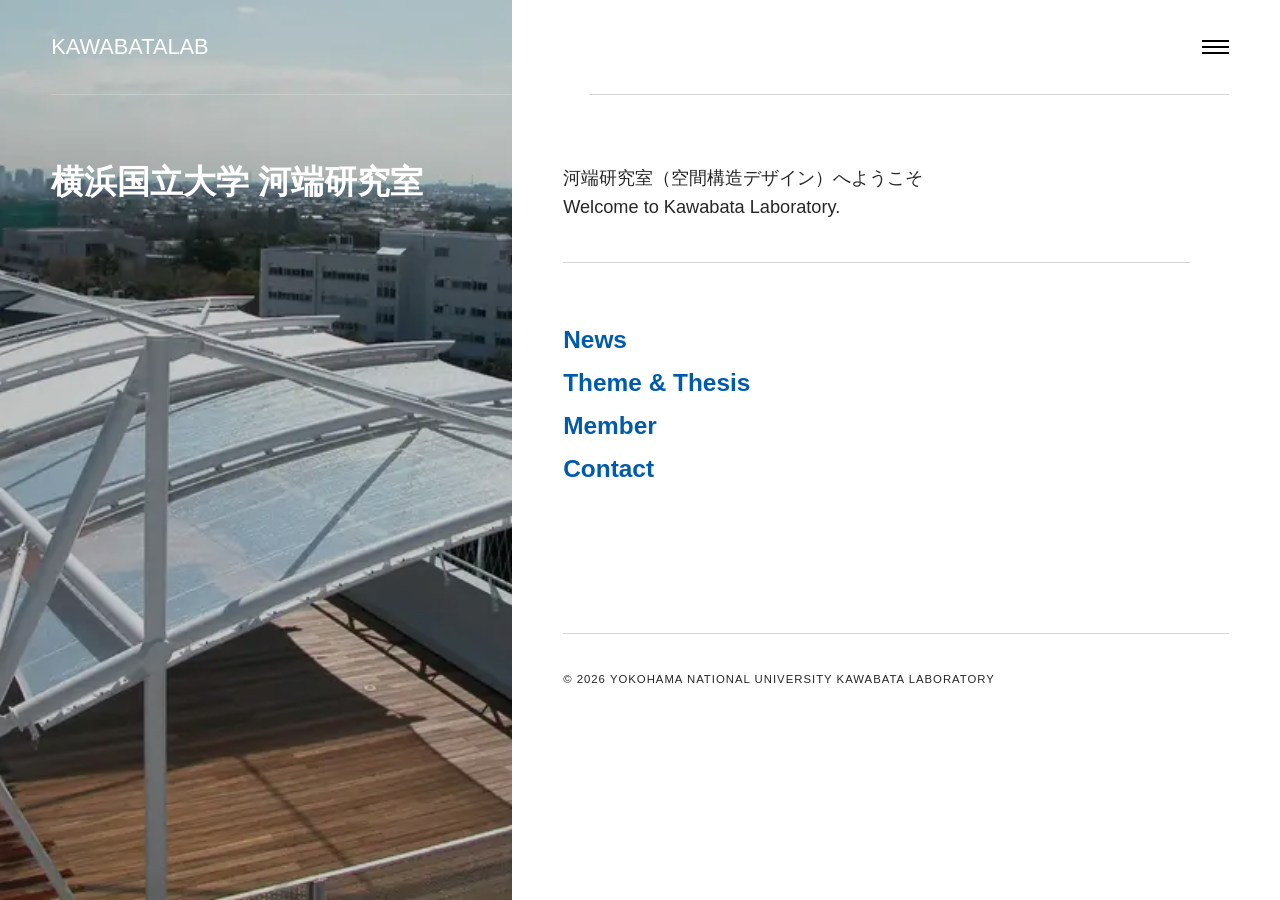
<file: index.html>
<!DOCTYPE html><html lang="ja"><head><meta charset="utf-8"><meta http-equiv="X-UA-Compatible" content="IE=edge"><meta name="viewport" content="width=device-width,initial-scale=1"><title>横浜国立大学 河端研究室 - kawabatalab</title><meta name="description" content="河端研究室（空間構造デザイン）へようこそ Welcome to Kawabata Laboratory."><meta name="generator" content="Publii Open-Source CMS for Static Site"><link rel="canonical" href="https://kawabatalab.github.io/"><link rel="alternate" type="application/atom+xml" href="https://kawabatalab.github.io/feed.xml" title="kawabatalab - RSS"><link rel="alternate" type="application/json" href="https://kawabatalab.github.io/feed.json" title="kawabatalab - JSON"><meta property="og:title" content="横浜国立大学 河端研究室"><meta property="og:site_name" content="kawabatalab"><meta property="og:description" content="河端研究室（空間構造デザイン）へようこそ Welcome to Kawabata Laboratory."><meta property="og:url" content="https://kawabatalab.github.io/"><meta property="og:type" content="article"><link rel="stylesheet" href="https://kawabatalab.github.io/assets/css/style.css?v&#x3D;77f1a233a701eedde2573aa34586940b"><script type="application/ld+json">{"@context":"http://schema.org","@type":"Article","mainEntityOfPage":{"@type":"WebPage","@id":"https://kawabatalab.github.io/"},"headline":"横浜国立大学 河端研究室","datePublished":"2026-08-15T15:15+09:00","dateModified":"2026-10-02T17:42+09:00","description":"河端研究室（空間構造デザイン）へようこそ Welcome to Kawabata Laboratory.","author":{"@type":"Person","name":"kawabatalab","url":"https://kawabatalab.github.io/authors/kawabatalab/"},"publisher":{"@type":"Organization","name":"kawabatalab"}}</script><noscript><style>img[loading] {
                    opacity: 1;
                }</style></noscript></head><body class="page-template"><div class="container js-container"><nav class="menu"><ul class="navbar__menu"><li class="active"><a href="https://kawabatalab.github.io/" target="_self">Home</a></li><li><a href="https://kawabatalab.github.io/tags/news/" target="_self">News</a></li><li><a href="https://kawabatalab.github.io/theme-and-thesis.html" target="_self">Theme &amp; Thesis</a></li><li><a href="https://kawabatalab.github.io/member.html" target="_self">Member</a></li><li><a href="https://kawabatalab.github.io/contact.html" target="_self">Contact</a></li></ul></nav><div class="container__content"><header class="top"><div class="top__item"><a class="logo" href="https://kawabatalab.github.io/">kawabatalab</a></div><div class="top__item top__item--right"><button class="menu-toggle js-menu-toggle" aria-label="Menu" aria-expanded="false"><span class="menu-toggle-box"><span class="menu-toggle-inner">Menu</span></span></button></div></header><main class="main page"><article class="content"><div class="main__left"><figure class="hero"><img src="https://kawabatalab.github.io/media/website/kawabatalab001.webp" srcset="https://kawabatalab.github.io/media/website/responsive/kawabatalab001-xs.webp 300w, https://kawabatalab.github.io/media/website/responsive/kawabatalab001-sm.webp 480w, https://kawabatalab.github.io/media/website/responsive/kawabatalab001-md.webp 768w, https://kawabatalab.github.io/media/website/responsive/kawabatalab001-lg.webp 1024w, https://kawabatalab.github.io/media/website/responsive/kawabatalab001-xl.webp 1280w, https://kawabatalab.github.io/media/website/responsive/kawabatalab001-2xl.webp 1600w" sizes="(min-width: 1800px) 50vw, (min-width: 900px) 40vw, 100vw" loading="eager" width="1200" height="900" alt=""></figure><header><h1>横浜国立大学 河端研究室</h1></header></div><div class="main__right"><div class="content__entry"><p>河端研究室（空間構造デザイン）へようこそ<br>Welcome to Kawabata Laboratory.</p><hr class="separator separator--long-line"><h2 id="news"><a href="https://kawabatalab.github.io/tags/news/">News</a></h2><h2 id="theme-andamp-thesis"><a href="https://kawabatalab.github.io/theme-and-thesis.html">Theme &amp; Thesis</a></h2><h2 id="member"><a href="https://kawabatalab.github.io/member.html">Member</a></h2><h2 id="contactlessbrgreater"><a href="https://kawabatalab.github.io/contact.html">Contact<br></a></h2><p></p></div></div></article></main><footer class="footer"><div class="footer__copyright">© 2026 Yokohama National University Kawabata Laboratory</div></footer></div></div><script defer="defer" src="https://kawabatalab.github.io/assets/js/scripts.min.js?v&#x3D;1ea8317abae2e05fa2a65ed7bbff7ba7"></script><script>var images = document.querySelectorAll('img[loading]');
   
           for (var i = 0; i < images.length; i++) {
               if (images[i].complete) {
                   images[i].classList.add('is-loaded');
               } else {
                   images[i].addEventListener('load', function () {
                       this.classList.add('is-loaded');
                   }, false);
               }
           }</script></body></html>
</file>
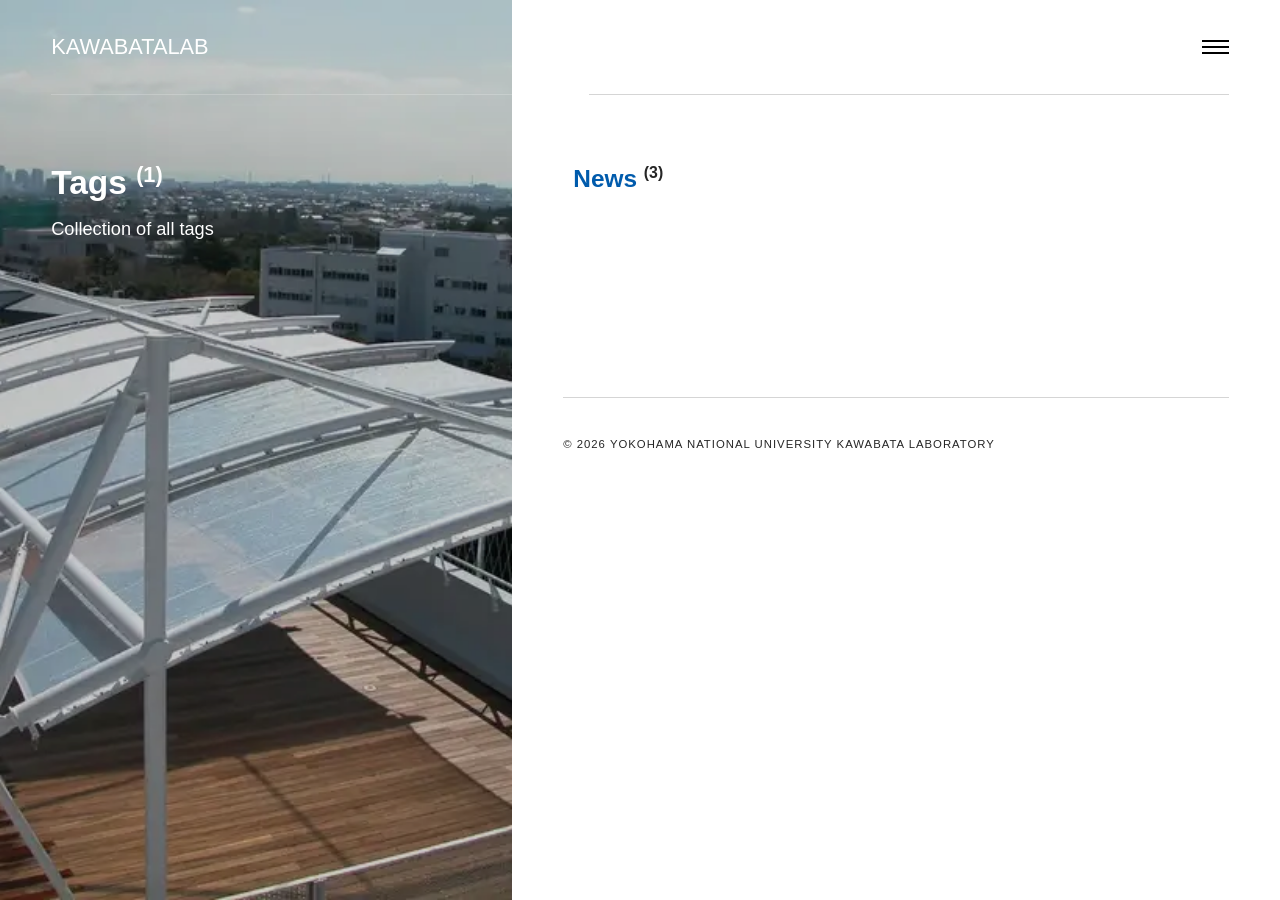
<file: tags/index.html>
<!DOCTYPE html><html lang="ja"><head><meta charset="utf-8"><meta http-equiv="X-UA-Compatible" content="IE=edge"><meta name="viewport" content="width=device-width,initial-scale=1"><title>All tags - kawabatalab</title><meta name="robots" content="noindex, follow"><meta name="generator" content="Publii Open-Source CMS for Static Site"><link rel="alternate" type="application/atom+xml" href="https://kawabatalab.github.io/feed.xml" title="kawabatalab - RSS"><link rel="alternate" type="application/json" href="https://kawabatalab.github.io/feed.json" title="kawabatalab - JSON"><meta property="og:title" content="kawabatalab"><meta property="og:site_name" content="kawabatalab"><meta property="og:description" content=""><meta property="og:url" content="https://kawabatalab.github.io/tags/"><meta property="og:type" content="website"><link rel="stylesheet" href="https://kawabatalab.github.io/assets/css/style.css?v&#x3D;77f1a233a701eedde2573aa34586940b"><script type="application/ld+json">{"@context":"http://schema.org","@type":"Organization","name":"kawabatalab","url":"https://kawabatalab.github.io/"}</script><noscript><style>img[loading] {
                    opacity: 1;
                }</style></noscript></head><body class="tags-template"><div class="container js-container"><nav class="menu"><ul class="navbar__menu"><li><a href="https://kawabatalab.github.io/" target="_self">Home</a></li><li><a href="https://kawabatalab.github.io/tags/news/" target="_self">News</a></li><li><a href="https://kawabatalab.github.io/theme-and-thesis.html" target="_self">Theme &amp; Thesis</a></li><li><a href="https://kawabatalab.github.io/member.html" target="_self">Member</a></li><li><a href="https://kawabatalab.github.io/contact.html" target="_self">Contact</a></li></ul></nav><div class="container__content"><header class="top"><div class="top__item"><a class="logo" href="https://kawabatalab.github.io/">kawabatalab</a></div><div class="top__item top__item--right"><button class="menu-toggle js-menu-toggle" aria-label="Menu" aria-expanded="false"><span class="menu-toggle-box"><span class="menu-toggle-inner">Menu</span></span></button></div></header><main class="main page page--tags"><div class="main__left"><figure class="hero"><img src="https://kawabatalab.github.io/media/website/kawabatalab001.webp" srcset="https://kawabatalab.github.io/media/website/responsive/kawabatalab001-xs.webp 300w, https://kawabatalab.github.io/media/website/responsive/kawabatalab001-sm.webp 480w, https://kawabatalab.github.io/media/website/responsive/kawabatalab001-md.webp 768w, https://kawabatalab.github.io/media/website/responsive/kawabatalab001-lg.webp 1024w, https://kawabatalab.github.io/media/website/responsive/kawabatalab001-xl.webp 1280w, https://kawabatalab.github.io/media/website/responsive/kawabatalab001-2xl.webp 1600w" sizes="(min-width: 1800px) 50vw, (min-width: 900px) 40vw, 100vw" loading="eager" width="1200" height="900" alt=""></figure><header><h1>Tags <sup>(1)</sup></h1><p>Collection of all tags</p></header></div><div class="main__right"><div><ul class="feed feed--tags"><li class="feed__item"><h2><a href="https://kawabatalab.github.io/tags/news/">News</a> <sup>(3)</sup></h2></li></ul></div></div></main><footer class="footer"><div class="footer__copyright">© 2026 Yokohama National University Kawabata Laboratory</div></footer></div></div><script defer="defer" src="https://kawabatalab.github.io/assets/js/scripts.min.js?v&#x3D;1ea8317abae2e05fa2a65ed7bbff7ba7"></script><script>var images = document.querySelectorAll('img[loading]');

        for (var i = 0; i < images.length; i++) {
            if (images[i].complete) {
                images[i].classList.add('is-loaded');
            } else {
                images[i].addEventListener('load', function () {
                    this.classList.add('is-loaded');
                }, false);
            }
        }</script></body></html>
</file>
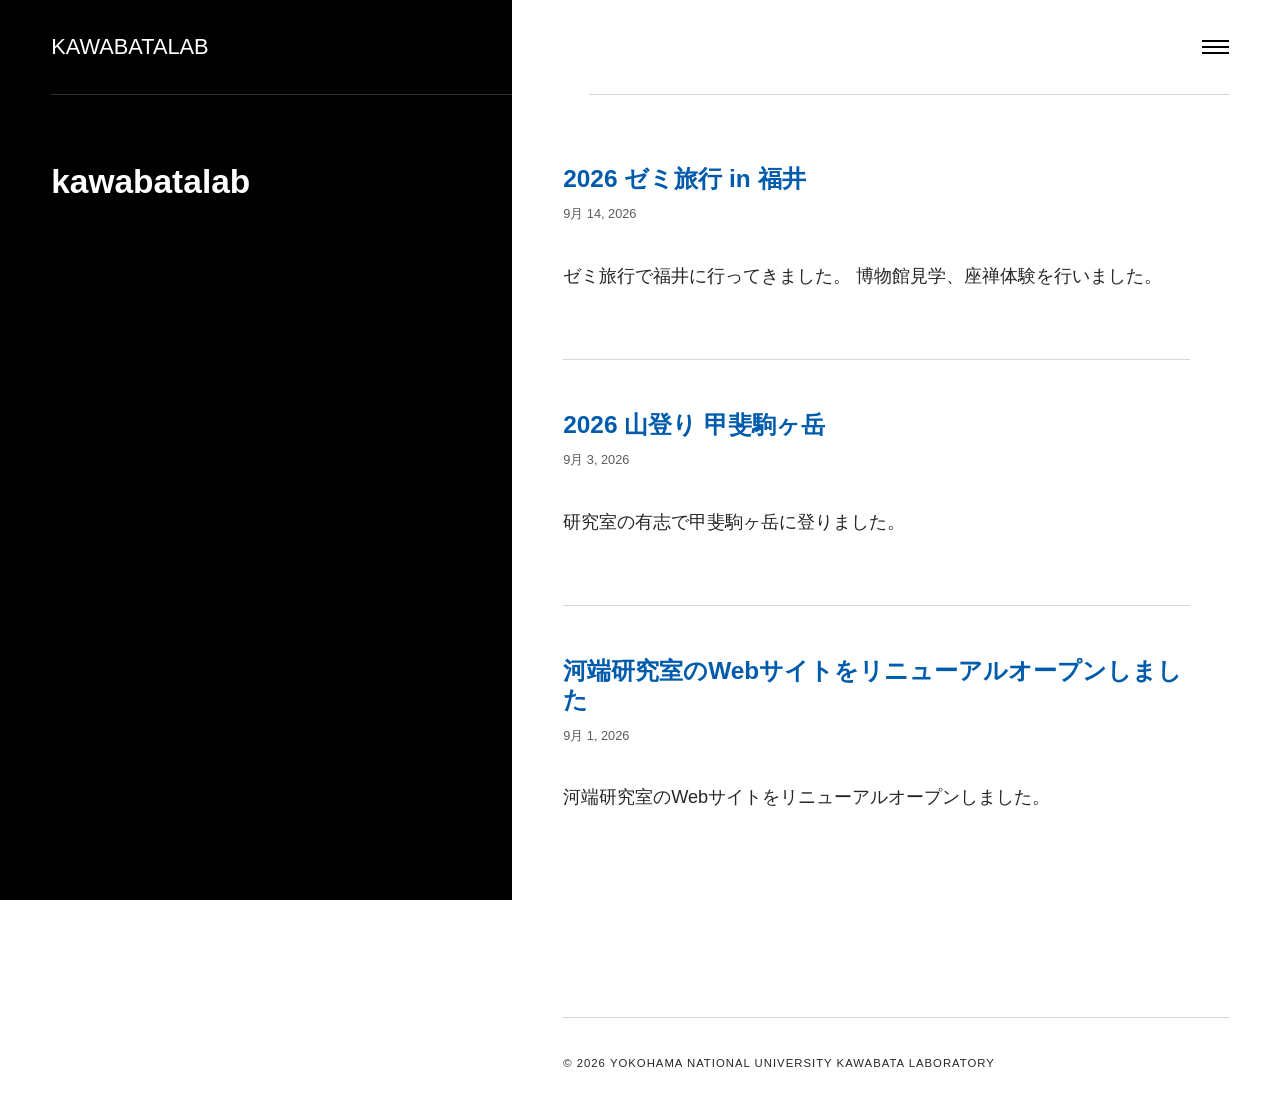
<file: authors/kawabatalab/index.html>
<!DOCTYPE html><html lang="ja"><head><meta charset="utf-8"><meta http-equiv="X-UA-Compatible" content="IE=edge"><meta name="viewport" content="width=device-width,initial-scale=1"><title>Author: kawabatalab - kawabatalab</title><meta name="robots" content="noindex, follow"><meta name="generator" content="Publii Open-Source CMS for Static Site"><link rel="alternate" type="application/atom+xml" href="https://kawabatalab.github.io/feed.xml" title="kawabatalab - RSS"><link rel="alternate" type="application/json" href="https://kawabatalab.github.io/feed.json" title="kawabatalab - JSON"><meta property="og:title" content="kawabatalab"><meta property="og:site_name" content="kawabatalab"><meta property="og:description" content=""><meta property="og:url" content="https://kawabatalab.github.io/authors/kawabatalab/"><meta property="og:type" content="website"><link rel="stylesheet" href="https://kawabatalab.github.io/assets/css/style.css?v&#x3D;77f1a233a701eedde2573aa34586940b"><script type="application/ld+json">{"@context":"http://schema.org","@type":"Organization","name":"kawabatalab","url":"https://kawabatalab.github.io/"}</script><noscript><style>img[loading] {
                    opacity: 1;
                }</style></noscript></head><body class="author-template"><div class="container js-container"><nav class="menu"><ul class="navbar__menu"><li><a href="https://kawabatalab.github.io/" target="_self">Home</a></li><li><a href="https://kawabatalab.github.io/tags/news/" target="_self">News</a></li><li><a href="https://kawabatalab.github.io/theme-and-thesis.html" target="_self">Theme &amp; Thesis</a></li><li><a href="https://kawabatalab.github.io/member.html" target="_self">Member</a></li><li><a href="https://kawabatalab.github.io/contact.html" target="_self">Contact</a></li></ul></nav><div class="container__content"><header class="top"><div class="top__item"><a class="logo" href="https://kawabatalab.github.io/">kawabatalab</a></div><div class="top__item top__item--right"><button class="menu-toggle js-menu-toggle" aria-label="Menu" aria-expanded="false"><span class="menu-toggle-box"><span class="menu-toggle-inner">Menu</span></span></button></div></header><main class="main page page--author"><div class="main__left"><header><div class="page--author__bio"><h1>kawabatalab</h1></div></header></div><div class="main__right feed feed--author"><div><article class="feed__item"><header><h2><a href="https://kawabatalab.github.io/26zemitrip.html">2026 ゼミ旅行 in 福井</a></h2><div class="feed__meta"><time datetime="2026-09-14T15:51">9月 14, 2026</time></div></header><p>ゼミ旅行で福井に行ってきました。 博物館見学、座禅体験を行いました。</p></article><article class="feed__item"><header><h2><a href="https://kawabatalab.github.io/26kaikoma.html">2026 山登り 甲斐駒ヶ岳</a></h2><div class="feed__meta"><time datetime="2026-09-03T12:00">9月 3, 2026</time></div></header><p>研究室の有志で甲斐駒ヶ岳に登りました。</p></article><article class="feed__item"><header><h2><a href="https://kawabatalab.github.io/renewal.html">河端研究室のWebサイトをリニューアルオープンしました</a></h2><div class="feed__meta"><time datetime="2026-09-01T12:00">9月 1, 2026</time></div></header><p>河端研究室のWebサイトをリニューアルオープンしました。</p></article></div></div></main><footer class="footer"><div class="footer__copyright">© 2026 Yokohama National University Kawabata Laboratory</div></footer></div></div><script defer="defer" src="https://kawabatalab.github.io/assets/js/scripts.min.js?v&#x3D;1ea8317abae2e05fa2a65ed7bbff7ba7"></script><script>var images = document.querySelectorAll('img[loading]');

        for (var i = 0; i < images.length; i++) {
            if (images[i].complete) {
                images[i].classList.add('is-loaded');
            } else {
                images[i].addEventListener('load', function () {
                    this.classList.add('is-loaded');
                }, false);
            }
        }</script></body></html>
</file>
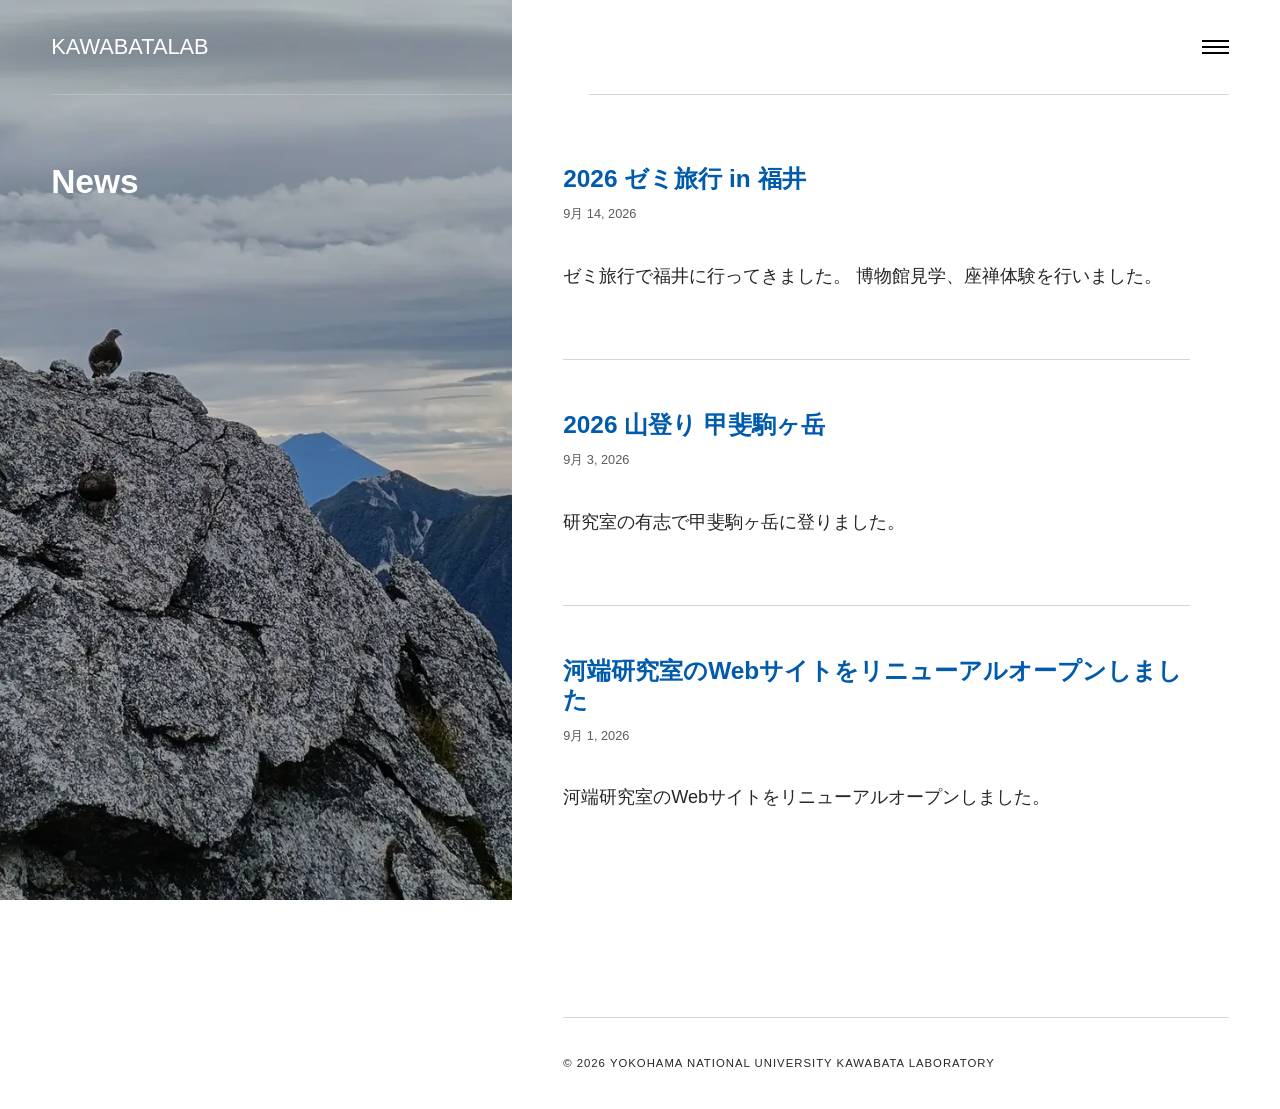
<file: tags/news/index.html>
<!DOCTYPE html><html lang="ja"><head><meta charset="utf-8"><meta http-equiv="X-UA-Compatible" content="IE=edge"><meta name="viewport" content="width=device-width,initial-scale=1"><title>Tag: News - kawabatalab</title><meta name="robots" content="noindex, follow"><meta name="generator" content="Publii Open-Source CMS for Static Site"><link rel="alternate" type="application/atom+xml" href="https://kawabatalab.github.io/feed.xml" title="kawabatalab - RSS"><link rel="alternate" type="application/json" href="https://kawabatalab.github.io/feed.json" title="kawabatalab - JSON"><meta property="og:title" content="News"><meta property="og:site_name" content="kawabatalab"><meta property="og:description" content=""><meta property="og:url" content="https://kawabatalab.github.io/tags/news/"><meta property="og:type" content="website"><link rel="stylesheet" href="https://kawabatalab.github.io/assets/css/style.css?v&#x3D;77f1a233a701eedde2573aa34586940b"><script type="application/ld+json">{"@context":"http://schema.org","@type":"Organization","name":"kawabatalab","url":"https://kawabatalab.github.io/"}</script><noscript><style>img[loading] {
                    opacity: 1;
                }</style></noscript></head><body class="tag-template"><div class="container js-container"><nav class="menu"><ul class="navbar__menu"><li><a href="https://kawabatalab.github.io/" target="_self">Home</a></li><li class="active"><a href="https://kawabatalab.github.io/tags/news/" target="_self">News</a></li><li><a href="https://kawabatalab.github.io/theme-and-thesis.html" target="_self">Theme &amp; Thesis</a></li><li><a href="https://kawabatalab.github.io/member.html" target="_self">Member</a></li><li><a href="https://kawabatalab.github.io/contact.html" target="_self">Contact</a></li></ul></nav><div class="container__content"><header class="top"><div class="top__item"><a class="logo" href="https://kawabatalab.github.io/">kawabatalab</a></div><div class="top__item top__item--right"><button class="menu-toggle js-menu-toggle" aria-label="Menu" aria-expanded="false"><span class="menu-toggle-box"><span class="menu-toggle-inner">Menu</span></span></button></div></header><main class="main page page--tag"><div class="main__left"><figure class="hero"><img src="https://kawabatalab.github.io/media/tags/1/kawabatalab008.webp" srcset="https://kawabatalab.github.io/media/tags/1/responsive/kawabatalab008-xs.webp 300w, https://kawabatalab.github.io/media/tags/1/responsive/kawabatalab008-sm.webp 480w, https://kawabatalab.github.io/media/tags/1/responsive/kawabatalab008-md.webp 768w, https://kawabatalab.github.io/media/tags/1/responsive/kawabatalab008-lg.webp 1024w, https://kawabatalab.github.io/media/tags/1/responsive/kawabatalab008-xl.webp 1280w, https://kawabatalab.github.io/media/tags/1/responsive/kawabatalab008-2xl.webp 1600w" sizes="(min-width: 1800px) 50vw, (min-width: 900px) 40vw, 100vw" loading="eager" height="1200" width="900" alt=""></figure><header><h1>News</h1></header></div><div class="main__right feed feed--tag"><div><article class="feed__item"><header><h2><a href="https://kawabatalab.github.io/26zemitrip.html">2026 ゼミ旅行 in 福井</a></h2><div class="feed__meta"><time datetime="2026-09-14T15:51">9月 14, 2026</time></div></header><p>ゼミ旅行で福井に行ってきました。 博物館見学、座禅体験を行いました。</p></article><article class="feed__item"><header><h2><a href="https://kawabatalab.github.io/26kaikoma.html">2026 山登り 甲斐駒ヶ岳</a></h2><div class="feed__meta"><time datetime="2026-09-03T12:00">9月 3, 2026</time></div></header><p>研究室の有志で甲斐駒ヶ岳に登りました。</p></article><article class="feed__item"><header><h2><a href="https://kawabatalab.github.io/renewal.html">河端研究室のWebサイトをリニューアルオープンしました</a></h2><div class="feed__meta"><time datetime="2026-09-01T12:00">9月 1, 2026</time></div></header><p>河端研究室のWebサイトをリニューアルオープンしました。</p></article></div></div></main><footer class="footer"><div class="footer__copyright">© 2026 Yokohama National University Kawabata Laboratory</div></footer></div></div><script defer="defer" src="https://kawabatalab.github.io/assets/js/scripts.min.js?v&#x3D;1ea8317abae2e05fa2a65ed7bbff7ba7"></script><script>var images = document.querySelectorAll('img[loading]');

        for (var i = 0; i < images.length; i++) {
            if (images[i].complete) {
                images[i].classList.add('is-loaded');
            } else {
                images[i].addEventListener('load', function () {
                    this.classList.add('is-loaded');
                }, false);
            }
        }</script></body></html>
</file>
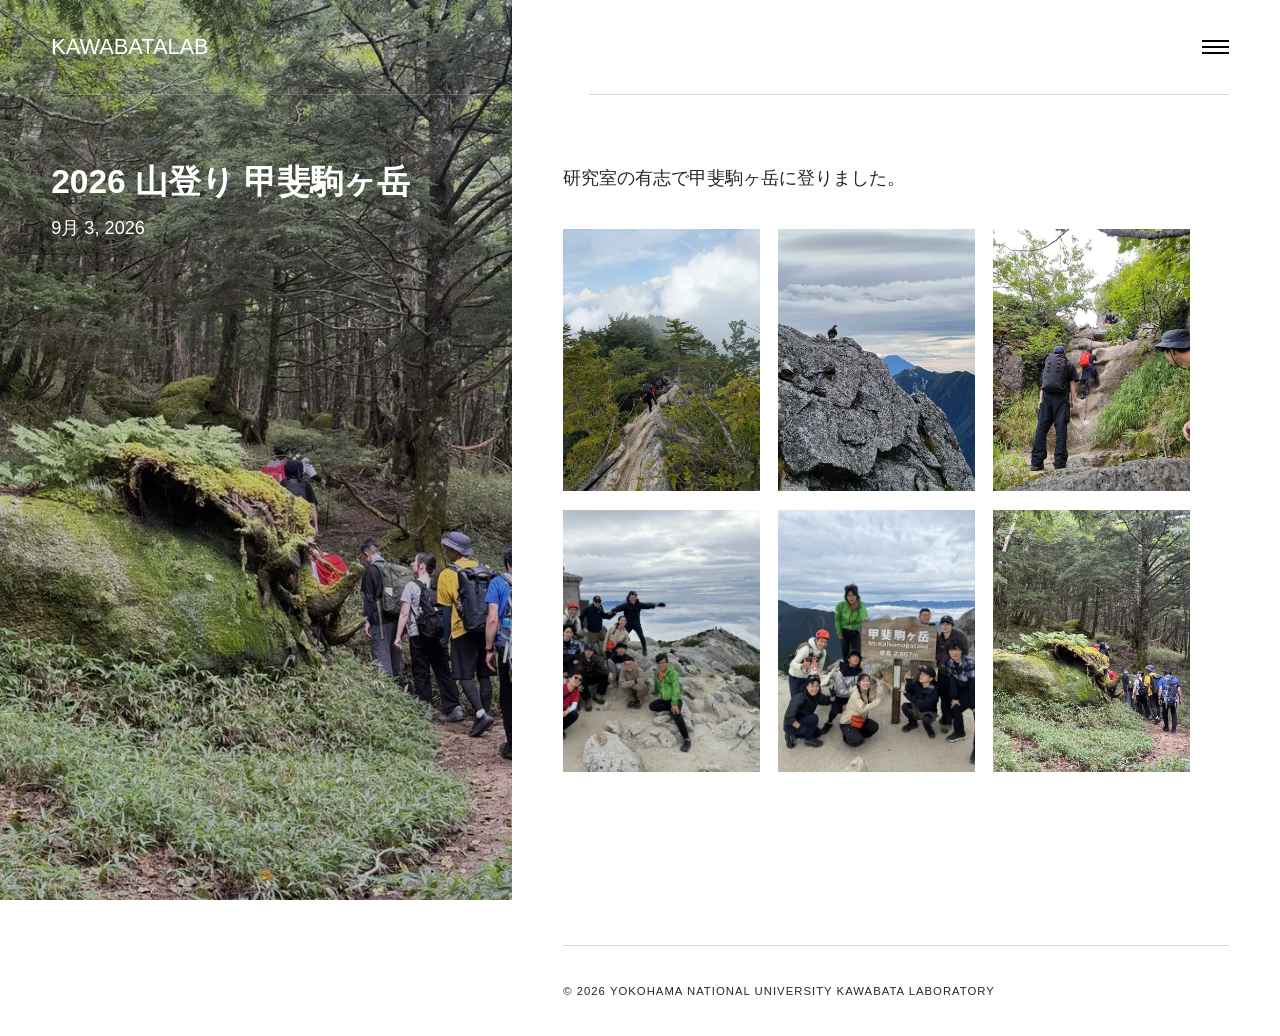
<file: 26kaikoma.html>
<!DOCTYPE html><html lang="ja"><head><meta charset="utf-8"><meta http-equiv="X-UA-Compatible" content="IE=edge"><meta name="viewport" content="width=device-width,initial-scale=1"><title>2026 山登り 甲斐駒ヶ岳 - 横浜国立大学河端研究室</title><meta name="description" content="研究室の有志で甲斐駒ヶ岳に登りました。"><meta name="generator" content="Publii Open-Source CMS for Static Site"><link rel="canonical" href="https://kawabatalab.github.io/26kaikoma.html"><link rel="alternate" type="application/atom+xml" href="https://kawabatalab.github.io/feed.xml" title="kawabatalab - RSS"><link rel="alternate" type="application/json" href="https://kawabatalab.github.io/feed.json" title="kawabatalab - JSON"><meta property="og:title" content="2026 山登り 甲斐駒ヶ岳"><meta property="og:image" content="https://kawabatalab.github.io/media/posts/11/kawabatalab002.webp"><meta property="og:image:width" content="900"><meta property="og:image:height" content="1200"><meta property="og:site_name" content="kawabatalab"><meta property="og:description" content="研究室の有志で甲斐駒ヶ岳に登りました。"><meta property="og:url" content="https://kawabatalab.github.io/26kaikoma.html"><meta property="og:type" content="article"><link rel="stylesheet" href="https://kawabatalab.github.io/assets/css/style.css?v&#x3D;77f1a233a701eedde2573aa34586940b"><script type="application/ld+json">{"@context":"http://schema.org","@type":"Article","mainEntityOfPage":{"@type":"WebPage","@id":"https://kawabatalab.github.io/26kaikoma.html"},"headline":"2026 山登り 甲斐駒ヶ岳","datePublished":"2026-09-03T12:00+09:00","dateModified":"2026-11-10T16:31+09:00","image":{"@type":"ImageObject","url":"https://kawabatalab.github.io/media/posts/11/kawabatalab002.webp","height":1200,"width":900},"description":"研究室の有志で甲斐駒ヶ岳に登りました。","author":{"@type":"Person","name":"kawabatalab","url":"https://kawabatalab.github.io/authors/kawabatalab/"},"publisher":{"@type":"Organization","name":"kawabatalab"}}</script><noscript><style>img[loading] {
                    opacity: 1;
                }</style></noscript><link rel="stylesheet" href="https://kawabatalab.github.io/media/plugins/simpleLightboxGallery/venobox.min.css"><link rel="stylesheet" href="https://kawabatalab.github.io/media/plugins/simpleLightboxGallery/simple-lightbox-gallery.css"></head><body class="post-template"><div class="container js-container"><nav class="menu"><ul class="navbar__menu"><li><a href="https://kawabatalab.github.io/" target="_self">Home</a></li><li><a href="https://kawabatalab.github.io/tags/news/" target="_self">News</a></li><li><a href="https://kawabatalab.github.io/theme-and-thesis.html" target="_self">Theme &amp; Thesis</a></li><li><a href="https://kawabatalab.github.io/member.html" target="_self">Member</a></li><li><a href="https://kawabatalab.github.io/contact.html" target="_self">Contact</a></li></ul></nav><div class="container__content"><header class="top"><div class="top__item"><a class="logo" href="https://kawabatalab.github.io/">kawabatalab</a></div><div class="top__item top__item--right"><button class="menu-toggle js-menu-toggle" aria-label="Menu" aria-expanded="false"><span class="menu-toggle-box"><span class="menu-toggle-inner">Menu</span></span></button></div></header><main class="main post"><article class="content"><div class="main__left"><figure class="hero"><img src="https://kawabatalab.github.io/media/posts/11/kawabatalab002.webp" srcset="https://kawabatalab.github.io/media/posts/11/responsive/kawabatalab002-xs.webp 300w, https://kawabatalab.github.io/media/posts/11/responsive/kawabatalab002-sm.webp 480w, https://kawabatalab.github.io/media/posts/11/responsive/kawabatalab002-md.webp 768w, https://kawabatalab.github.io/media/posts/11/responsive/kawabatalab002-lg.webp 1024w, https://kawabatalab.github.io/media/posts/11/responsive/kawabatalab002-xl.webp 1280w, https://kawabatalab.github.io/media/posts/11/responsive/kawabatalab002-2xl.webp 1600w" sizes="(min-width: 1800px) 50vw, (min-width: 900px) 40vw, 100vw" loading="eager" height="1200" width="900" alt=""></figure><header><h1>2026 山登り 甲斐駒ヶ岳</h1><p><time datetime="2026-09-03T12:00">9月 3, 2026</time></p></header></div><div class="main__right"><div class="content__entry"><p>研究室の有志で甲斐駒ヶ岳に登りました。</p><div class="gallery-wrapper"><div class="gallery" data-columns="3"><figure class="gallery__item"><a href="https://kawabatalab.github.io/media/posts/11/gallery/kawabatalab009.webp" data-size="901x1200" data-gall="galleryGroup-1"><img loading="lazy" src="https://kawabatalab.github.io/media/posts/11/gallery/kawabatalab009-thumbnail.webp" height="1023" width="768" alt=""></a></figure><figure class="gallery__item"><a href="https://kawabatalab.github.io/media/posts/11/gallery/kawabatalab008.webp" data-size="900x1200" data-gall="galleryGroup-1"><img loading="lazy" src="https://kawabatalab.github.io/media/posts/11/gallery/kawabatalab008-thumbnail.webp" height="1024" width="768" alt=""></a></figure><figure class="gallery__item"><a href="https://kawabatalab.github.io/media/posts/11/gallery/kawabatalab007.webp" data-size="900x1200" data-gall="galleryGroup-1"><img loading="lazy" src="https://kawabatalab.github.io/media/posts/11/gallery/kawabatalab007-thumbnail.webp" height="1024" width="768" alt=""></a></figure><figure class="gallery__item"><a href="https://kawabatalab.github.io/media/posts/11/gallery/kawabatalab004.webp" data-size="1200x900" data-gall="galleryGroup-1"><img loading="lazy" src="https://kawabatalab.github.io/media/posts/11/gallery/kawabatalab004-thumbnail.webp" height="576" width="768" alt=""></a></figure><figure class="gallery__item"><a href="https://kawabatalab.github.io/media/posts/11/gallery/kawabatalab003.webp" data-size="1200x900" data-gall="galleryGroup-1"><img loading="lazy" src="https://kawabatalab.github.io/media/posts/11/gallery/kawabatalab003-thumbnail.webp" height="576" width="768" alt=""></a></figure><figure class="gallery__item"><a href="https://kawabatalab.github.io/media/posts/11/gallery/kawabatalab002.webp" data-size="900x1200" data-gall="galleryGroup-1"><img loading="lazy" src="https://kawabatalab.github.io/media/posts/11/gallery/kawabatalab002-thumbnail.webp" height="1024" width="768" alt=""></a></figure></div></div></div></div></article></main><footer class="footer"><div class="footer__copyright">© 2026 Yokohama National University Kawabata Laboratory</div></footer></div></div><script defer="defer" src="https://kawabatalab.github.io/assets/js/scripts.min.js?v&#x3D;1ea8317abae2e05fa2a65ed7bbff7ba7"></script><script>var images = document.querySelectorAll('img[loading]');
   
           for (var i = 0; i < images.length; i++) {
               if (images[i].complete) {
                   images[i].classList.add('is-loaded');
               } else {
                   images[i].addEventListener('load', function () {
                       this.classList.add('is-loaded');
                   }, false);
               }
           }</script><script defer="defer" src="https://kawabatalab.github.io/media/plugins/simpleLightboxGallery/venobox.min.js"></script><script defer="defer" src="https://kawabatalab.github.io/media/plugins/simpleLightboxGallery/simple-lightbox-gallery.js" data-config="{&quot;venobox&quot;:{&quot;selector&quot;:&quot;.gallery__item a&quot;,&quot;titleattr&quot;:&quot;data-title&quot;,&quot;bgcolor&quot;:&quot;rgba(38, 40, 44, 1)&quot;,&quot;fitView&quot;:true,&quot;focusItem&quot;:true,&quot;infinigall&quot;:true,&quot;maxWidth&quot;:&quot;100%&quot;,&quot;navigation&quot;:true,&quot;navKeyboard&quot;:true,&quot;navTouch&quot;:true,&quot;navSpeed&quot;:300,&quot;numeration&quot;:true,&quot;overlayClose&quot;:true,&quot;overlayColor&quot;:&quot;rgba(0,0,0,0.8)&quot;,&quot;share&quot;:true,&quot;shareStyle&quot;:&quot;pill&quot;,&quot;spinColor&quot;:&quot;#d2d2d2&quot;,&quot;spinner&quot;:&quot;pulse&quot;,&quot;titlePosition&quot;:&quot;top&quot;,&quot;titleStyle&quot;:&quot;transparent&quot;,&quot;toolsBackground&quot;:&quot;#1C1C1C&quot;,&quot;toolsColor&quot;:&quot;#d2d2d2&quot;,&quot;initialScale&quot;:0.9,&quot;transitionSpeed&quot;:200},&quot;controls&quot;:{&quot;keyboardNavigation&quot;:true,&quot;share&quot;:true,&quot;download&quot;:true,&quot;copyLink&quot;:true},&quot;labels&quot;:{&quot;dialog&quot;:&quot;Image gallery&quot;,&quot;close&quot;:&quot;Close&quot;,&quot;previous&quot;:&quot;Previous image&quot;,&quot;next&quot;:&quot;Next image&quot;,&quot;share&quot;:&quot;Share image&quot;,&quot;download&quot;:&quot;Download image&quot;,&quot;copyLink&quot;:&quot;Copy image link&quot;,&quot;copied&quot;:&quot;Link copied&quot;,&quot;loading&quot;:&quot;Loading image&quot;,&quot;loadError&quot;:&quot;The image cannot be loaded&quot;,&quot;imageAltFallback&quot;:&quot;Gallery image&quot;,&quot;counterSeparator&quot;:&quot; / &quot;}}"></script></body></html>
</file>
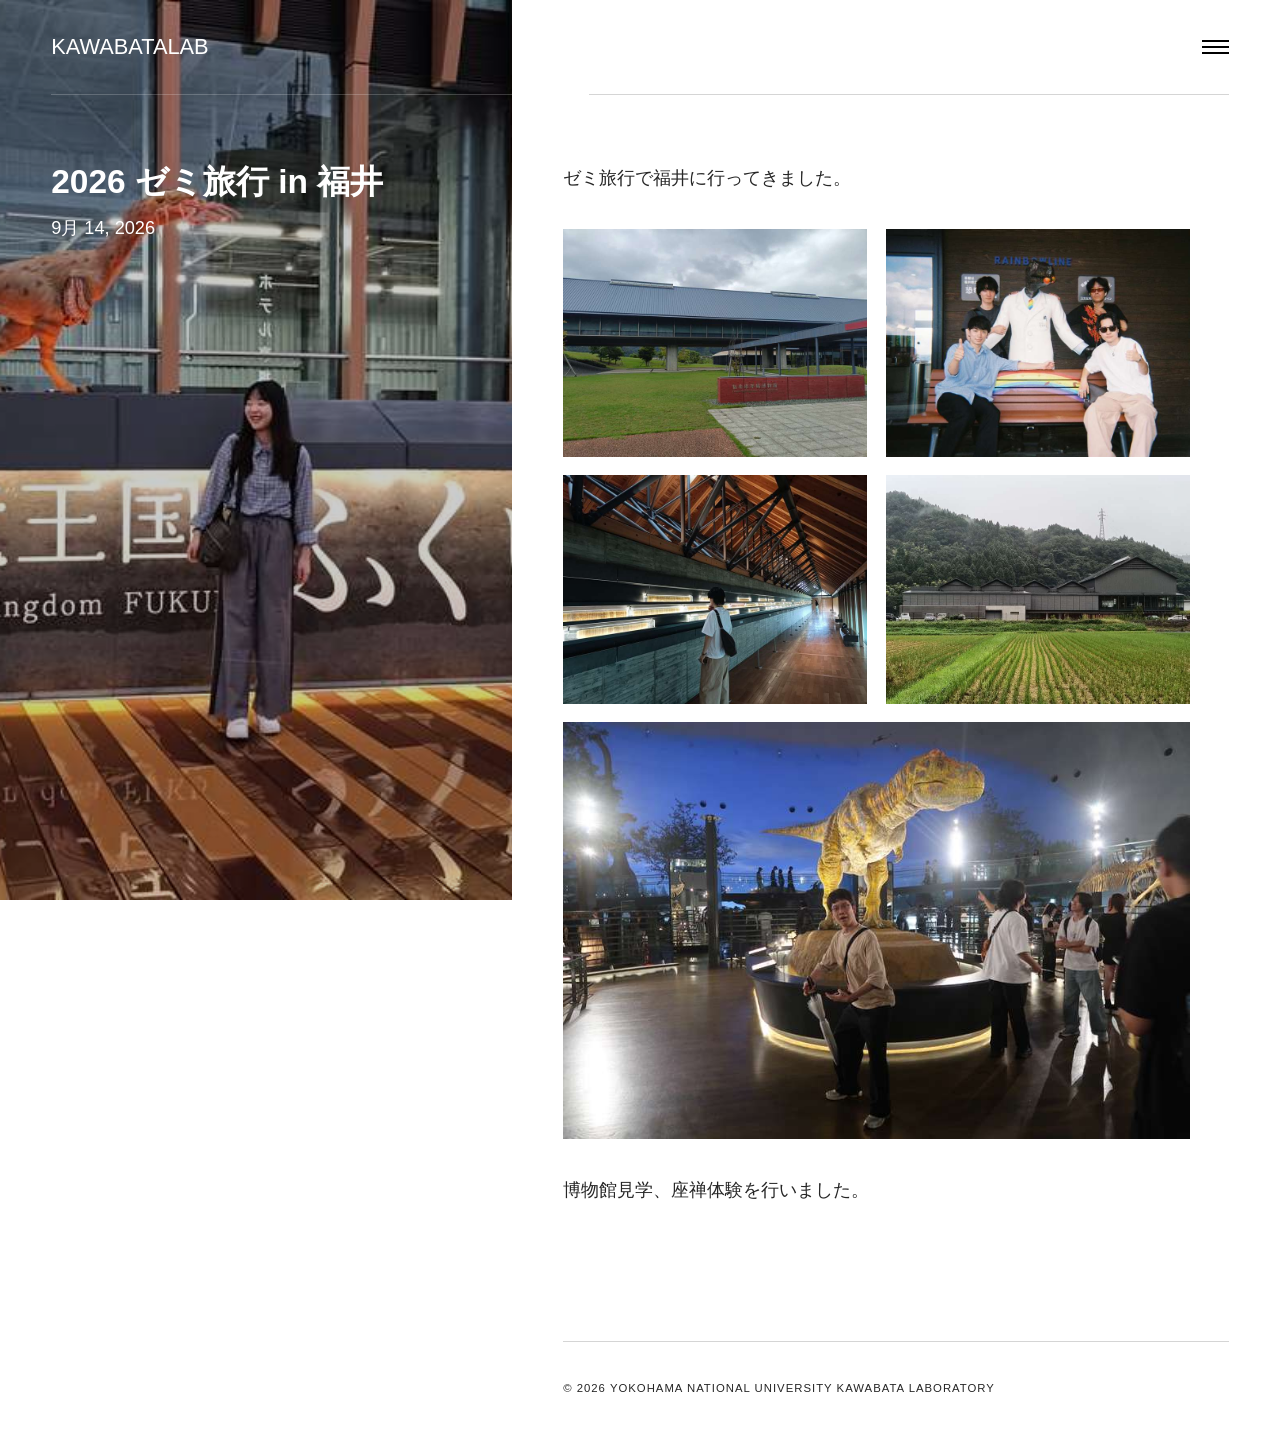
<file: 26zemitrip.html>
<!DOCTYPE html><html lang="ja"><head><meta charset="utf-8"><meta http-equiv="X-UA-Compatible" content="IE=edge"><meta name="viewport" content="width=device-width,initial-scale=1"><title>2026 ゼミ旅行 in 福井 - 横浜国立大学河端研究室</title><meta name="description" content="ゼミ旅行で福井に行ってきました。 博物館見学、座禅体験を行いました。"><meta name="generator" content="Publii Open-Source CMS for Static Site"><link rel="canonical" href="https://kawabatalab.github.io/26zemitrip.html"><link rel="alternate" type="application/atom+xml" href="https://kawabatalab.github.io/feed.xml" title="kawabatalab - RSS"><link rel="alternate" type="application/json" href="https://kawabatalab.github.io/feed.json" title="kawabatalab - JSON"><meta property="og:title" content="2026 ゼミ旅行 in 福井"><meta property="og:image" content="https://kawabatalab.github.io/media/posts/14/IMG20260915180530.jpg"><meta property="og:image:width" content="4624"><meta property="og:image:height" content="3468"><meta property="og:site_name" content="kawabatalab"><meta property="og:description" content="ゼミ旅行で福井に行ってきました。 博物館見学、座禅体験を行いました。"><meta property="og:url" content="https://kawabatalab.github.io/26zemitrip.html"><meta property="og:type" content="article"><link rel="stylesheet" href="https://kawabatalab.github.io/assets/css/style.css?v&#x3D;77f1a233a701eedde2573aa34586940b"><script type="application/ld+json">{"@context":"http://schema.org","@type":"Article","mainEntityOfPage":{"@type":"WebPage","@id":"https://kawabatalab.github.io/26zemitrip.html"},"headline":"2026 ゼミ旅行 in 福井","datePublished":"2026-09-14T15:51+09:00","dateModified":"2026-11-19T13:54+09:00","image":{"@type":"ImageObject","url":"https://kawabatalab.github.io/media/posts/14/IMG20260915180530.jpg","height":3468,"width":4624},"description":"ゼミ旅行で福井に行ってきました。 博物館見学、座禅体験を行いました。","author":{"@type":"Person","name":"kawabatalab","url":"https://kawabatalab.github.io/authors/kawabatalab/"},"publisher":{"@type":"Organization","name":"kawabatalab"}}</script><noscript><style>img[loading] {
                    opacity: 1;
                }</style></noscript><link rel="stylesheet" href="https://kawabatalab.github.io/media/plugins/simpleLightboxGallery/venobox.min.css"><link rel="stylesheet" href="https://kawabatalab.github.io/media/plugins/simpleLightboxGallery/simple-lightbox-gallery.css"></head><body class="post-template"><div class="container js-container"><nav class="menu"><ul class="navbar__menu"><li><a href="https://kawabatalab.github.io/" target="_self">Home</a></li><li><a href="https://kawabatalab.github.io/tags/news/" target="_self">News</a></li><li><a href="https://kawabatalab.github.io/theme-and-thesis.html" target="_self">Theme &amp; Thesis</a></li><li><a href="https://kawabatalab.github.io/member.html" target="_self">Member</a></li><li><a href="https://kawabatalab.github.io/contact.html" target="_self">Contact</a></li></ul></nav><div class="container__content"><header class="top"><div class="top__item"><a class="logo" href="https://kawabatalab.github.io/">kawabatalab</a></div><div class="top__item top__item--right"><button class="menu-toggle js-menu-toggle" aria-label="Menu" aria-expanded="false"><span class="menu-toggle-box"><span class="menu-toggle-inner">Menu</span></span></button></div></header><main class="main post"><article class="content"><div class="main__left"><figure class="hero"><img src="https://kawabatalab.github.io/media/posts/14/IMG20260915180530.jpg" srcset="https://kawabatalab.github.io/media/posts/14/responsive/IMG20260915180530-xs.jpg 300w, https://kawabatalab.github.io/media/posts/14/responsive/IMG20260915180530-sm.jpg 480w, https://kawabatalab.github.io/media/posts/14/responsive/IMG20260915180530-md.jpg 768w, https://kawabatalab.github.io/media/posts/14/responsive/IMG20260915180530-lg.jpg 1024w, https://kawabatalab.github.io/media/posts/14/responsive/IMG20260915180530-xl.jpg 1280w, https://kawabatalab.github.io/media/posts/14/responsive/IMG20260915180530-2xl.jpg 1600w" sizes="(min-width: 1800px) 50vw, (min-width: 900px) 40vw, 100vw" loading="eager" height="3468" width="4624" alt=""></figure><header><h1>2026 ゼミ旅行 in 福井</h1><p><time datetime="2026-09-14T15:51">9月 14, 2026</time></p></header></div><div class="main__right"><div class="content__entry"><p>ゼミ旅行で福井に行ってきました。</p><div class="gallery-wrapper"><div class="gallery" data-columns="2"><figure class="gallery__item"><a href="https://kawabatalab.github.io/media/posts/14/gallery/IMG20260914110126.jpg" data-size="4624x3468" data-gall="galleryGroup-1"><img loading="lazy" src="https://kawabatalab.github.io/media/posts/14/gallery/IMG20260914110126-thumbnail.jpg" height="576" width="768" alt=""></a></figure><figure class="gallery__item"><a href="https://kawabatalab.github.io/media/posts/14/gallery/000024.jpg" data-size="2211x1535" data-gall="galleryGroup-1"><img loading="lazy" src="https://kawabatalab.github.io/media/posts/14/gallery/000024-thumbnail.jpg" height="533" width="768" alt=""></a></figure><figure class="gallery__item"><a href="https://kawabatalab.github.io/media/posts/14/gallery/IMG20260914114120.jpg" data-size="4624x3468" data-gall="galleryGroup-1"><img loading="lazy" src="https://kawabatalab.github.io/media/posts/14/gallery/IMG20260914114120-thumbnail.jpg" height="576" width="768" alt=""></a></figure><figure class="gallery__item"><a href="https://kawabatalab.github.io/media/posts/14/gallery/IMG20260915170252.jpg" data-size="4624x3468" data-gall="galleryGroup-1"><img loading="lazy" src="https://kawabatalab.github.io/media/posts/14/gallery/IMG20260915170252-thumbnail.jpg" height="576" width="768" alt=""></a></figure><figure class="gallery__item"><a href="https://kawabatalab.github.io/media/posts/14/gallery/IMG_4412.JPG" data-size="2400x1600" data-gall="galleryGroup-1"><img loading="lazy" src="https://kawabatalab.github.io/media/posts/14/gallery/IMG_4412-thumbnail.JPG" height="512" width="768" alt=""></a></figure></div></div><p>博物館見学、座禅体験を行いました。</p></div></div></article></main><footer class="footer"><div class="footer__copyright">© 2026 Yokohama National University Kawabata Laboratory</div></footer></div></div><script defer="defer" src="https://kawabatalab.github.io/assets/js/scripts.min.js?v&#x3D;1ea8317abae2e05fa2a65ed7bbff7ba7"></script><script>var images = document.querySelectorAll('img[loading]');
   
           for (var i = 0; i < images.length; i++) {
               if (images[i].complete) {
                   images[i].classList.add('is-loaded');
               } else {
                   images[i].addEventListener('load', function () {
                       this.classList.add('is-loaded');
                   }, false);
               }
           }</script><script defer="defer" src="https://kawabatalab.github.io/media/plugins/simpleLightboxGallery/venobox.min.js"></script><script defer="defer" src="https://kawabatalab.github.io/media/plugins/simpleLightboxGallery/simple-lightbox-gallery.js" data-config="{&quot;venobox&quot;:{&quot;selector&quot;:&quot;.gallery__item a&quot;,&quot;titleattr&quot;:&quot;data-title&quot;,&quot;bgcolor&quot;:&quot;rgba(38, 40, 44, 1)&quot;,&quot;fitView&quot;:true,&quot;focusItem&quot;:true,&quot;infinigall&quot;:true,&quot;maxWidth&quot;:&quot;100%&quot;,&quot;navigation&quot;:true,&quot;navKeyboard&quot;:true,&quot;navTouch&quot;:true,&quot;navSpeed&quot;:300,&quot;numeration&quot;:true,&quot;overlayClose&quot;:true,&quot;overlayColor&quot;:&quot;rgba(0,0,0,0.8)&quot;,&quot;share&quot;:true,&quot;shareStyle&quot;:&quot;pill&quot;,&quot;spinColor&quot;:&quot;#d2d2d2&quot;,&quot;spinner&quot;:&quot;pulse&quot;,&quot;titlePosition&quot;:&quot;top&quot;,&quot;titleStyle&quot;:&quot;transparent&quot;,&quot;toolsBackground&quot;:&quot;#1C1C1C&quot;,&quot;toolsColor&quot;:&quot;#d2d2d2&quot;,&quot;initialScale&quot;:0.9,&quot;transitionSpeed&quot;:200},&quot;controls&quot;:{&quot;keyboardNavigation&quot;:true,&quot;share&quot;:true,&quot;download&quot;:true,&quot;copyLink&quot;:true},&quot;labels&quot;:{&quot;dialog&quot;:&quot;Image gallery&quot;,&quot;close&quot;:&quot;Close&quot;,&quot;previous&quot;:&quot;Previous image&quot;,&quot;next&quot;:&quot;Next image&quot;,&quot;share&quot;:&quot;Share image&quot;,&quot;download&quot;:&quot;Download image&quot;,&quot;copyLink&quot;:&quot;Copy image link&quot;,&quot;copied&quot;:&quot;Link copied&quot;,&quot;loading&quot;:&quot;Loading image&quot;,&quot;loadError&quot;:&quot;The image cannot be loaded&quot;,&quot;imageAltFallback&quot;:&quot;Gallery image&quot;,&quot;counterSeparator&quot;:&quot; / &quot;}}"></script></body></html>
</file>
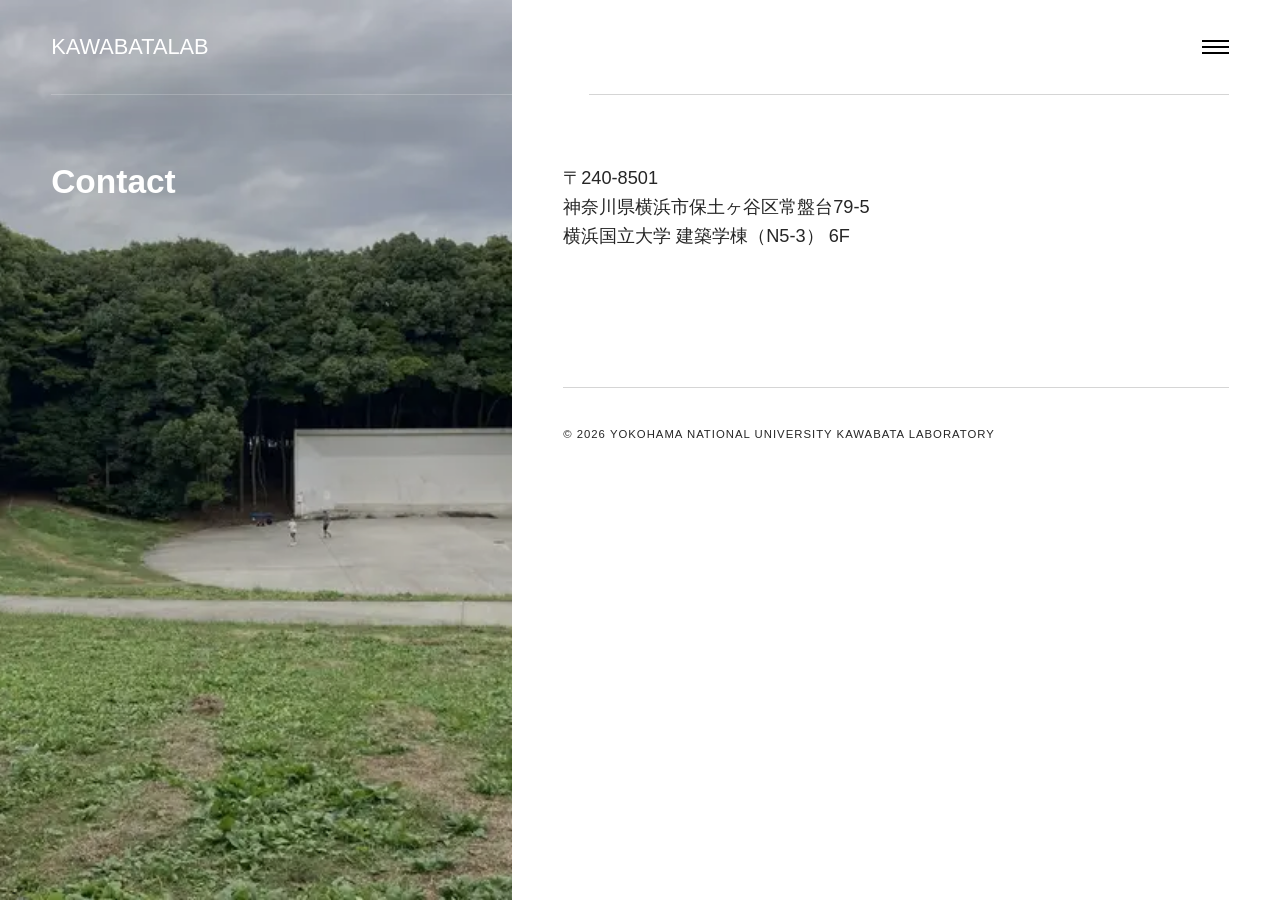
<file: contact.html>
<!DOCTYPE html><html lang="ja"><head><meta charset="utf-8"><meta http-equiv="X-UA-Compatible" content="IE=edge"><meta name="viewport" content="width=device-width,initial-scale=1"><title>Contact - kawabatalab</title><meta name="description" content="〒240-8501 神奈川県横浜市保土ヶ谷区常盤台79-5 横浜国立大学 建築学棟（N5-3） 6F"><meta name="generator" content="Publii Open-Source CMS for Static Site"><link rel="canonical" href="https://kawabatalab.github.io/contact.html"><link rel="alternate" type="application/atom+xml" href="https://kawabatalab.github.io/feed.xml" title="kawabatalab - RSS"><link rel="alternate" type="application/json" href="https://kawabatalab.github.io/feed.json" title="kawabatalab - JSON"><meta property="og:title" content="Contact"><meta property="og:image" content="https://kawabatalab.github.io/media/posts/5/kawabatalab005.webp"><meta property="og:image:width" content="1200"><meta property="og:image:height" content="900"><meta property="og:site_name" content="kawabatalab"><meta property="og:description" content="〒240-8501 神奈川県横浜市保土ヶ谷区常盤台79-5 横浜国立大学 建築学棟（N5-3） 6F"><meta property="og:url" content="https://kawabatalab.github.io/contact.html"><meta property="og:type" content="article"><link rel="stylesheet" href="https://kawabatalab.github.io/assets/css/style.css?v&#x3D;77f1a233a701eedde2573aa34586940b"><script type="application/ld+json">{"@context":"http://schema.org","@type":"Article","mainEntityOfPage":{"@type":"WebPage","@id":"https://kawabatalab.github.io/contact.html"},"headline":"Contact","datePublished":"2026-08-26T20:07+09:00","dateModified":"2026-11-10T16:38+09:00","image":{"@type":"ImageObject","url":"https://kawabatalab.github.io/media/posts/5/kawabatalab005.webp","height":900,"width":1200},"description":"〒240-8501 神奈川県横浜市保土ヶ谷区常盤台79-5 横浜国立大学 建築学棟（N5-3） 6F","author":{"@type":"Person","name":"kawabatalab","url":"https://kawabatalab.github.io/authors/kawabatalab/"},"publisher":{"@type":"Organization","name":"kawabatalab"}}</script><noscript><style>img[loading] {
                    opacity: 1;
                }</style></noscript></head><body class="page-template"><div class="container js-container"><nav class="menu"><ul class="navbar__menu"><li><a href="https://kawabatalab.github.io/" target="_self">Home</a></li><li><a href="https://kawabatalab.github.io/tags/news/" target="_self">News</a></li><li><a href="https://kawabatalab.github.io/theme-and-thesis.html" target="_self">Theme &amp; Thesis</a></li><li><a href="https://kawabatalab.github.io/member.html" target="_self">Member</a></li><li class="active"><a href="https://kawabatalab.github.io/contact.html" target="_self">Contact</a></li></ul></nav><div class="container__content"><header class="top"><div class="top__item"><a class="logo" href="https://kawabatalab.github.io/">kawabatalab</a></div><div class="top__item top__item--right"><button class="menu-toggle js-menu-toggle" aria-label="Menu" aria-expanded="false"><span class="menu-toggle-box"><span class="menu-toggle-inner">Menu</span></span></button></div></header><main class="main page"><article class="content"><div class="main__left"><figure class="hero"><img src="https://kawabatalab.github.io/media/posts/5/kawabatalab005.webp" srcset="https://kawabatalab.github.io/media/posts/5/responsive/kawabatalab005-xs.webp 300w, https://kawabatalab.github.io/media/posts/5/responsive/kawabatalab005-sm.webp 480w, https://kawabatalab.github.io/media/posts/5/responsive/kawabatalab005-md.webp 768w, https://kawabatalab.github.io/media/posts/5/responsive/kawabatalab005-lg.webp 1024w, https://kawabatalab.github.io/media/posts/5/responsive/kawabatalab005-xl.webp 1280w, https://kawabatalab.github.io/media/posts/5/responsive/kawabatalab005-2xl.webp 1600w" sizes="(min-width: 1800px) 50vw, (min-width: 900px) 40vw, 100vw" loading="eager" height="900" width="1200" alt=""></figure><header><h1>Contact</h1></header></div><div class="main__right"><div class="content__entry"><p>〒240-8501<br>神奈川県横浜市保土ヶ谷区常盤台79-5<br>横浜国立大学 建築学棟（N5-3） 6F</p></div></div></article></main><footer class="footer"><div class="footer__copyright">© 2026 Yokohama National University Kawabata Laboratory</div></footer></div></div><script defer="defer" src="https://kawabatalab.github.io/assets/js/scripts.min.js?v&#x3D;1ea8317abae2e05fa2a65ed7bbff7ba7"></script><script>var images = document.querySelectorAll('img[loading]');
   
           for (var i = 0; i < images.length; i++) {
               if (images[i].complete) {
                   images[i].classList.add('is-loaded');
               } else {
                   images[i].addEventListener('load', function () {
                       this.classList.add('is-loaded');
                   }, false);
               }
           }</script></body></html>
</file>
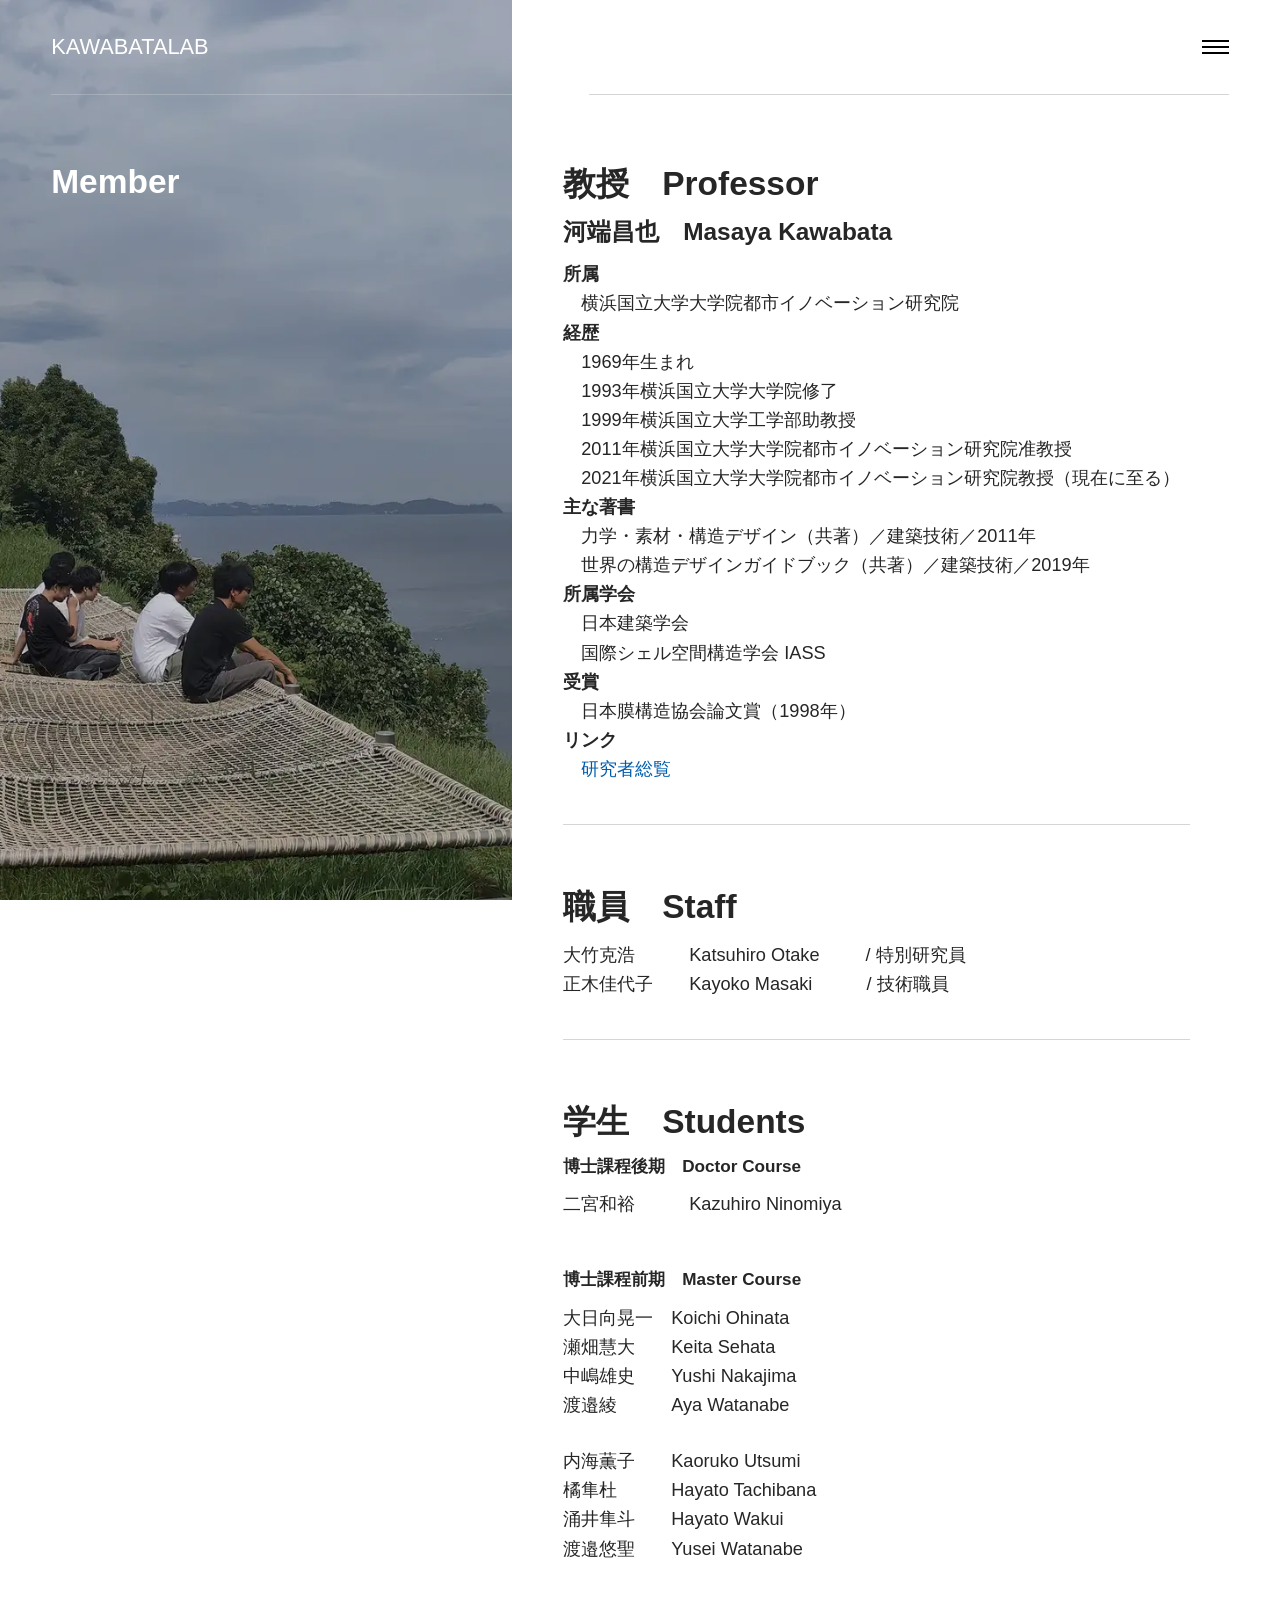
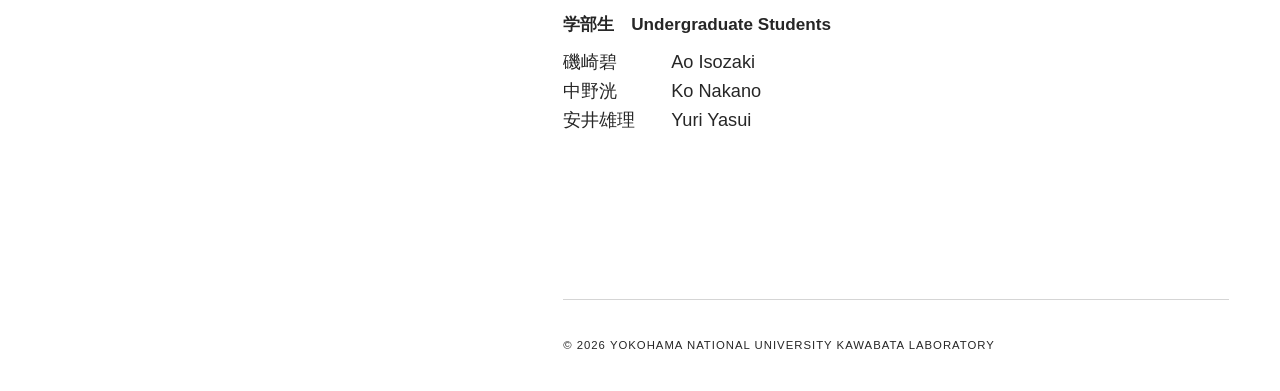
<file: member.html>
<!DOCTYPE html><html lang="ja"><head><meta charset="utf-8"><meta http-equiv="X-UA-Compatible" content="IE=edge"><meta name="viewport" content="width=device-width,initial-scale=1"><title>Member - kawabatalab</title><meta name="description" content="教授　Professor 河端昌也　Masaya Kawabata 所属 横浜国立大学大学院都市イノベーション研究院 経歴 1969年生まれ 1993年横浜国立大学大学院修了 1999年横浜国立大学工学部助教授 2011年横浜国立大学大学院都市イノベーション研究院准教授 2021年横浜国立大学大学院都市イノベーション研究院教授（現在に至る） 主な著書 力学・素材・構造デザイン（共著）／建築技術／2011年 世界の構造デザインガイドブック（共著）／建築技術／2019年 所属学会 日本建築学会 国際シェル空間構造学会 IASS 受賞 日本膜構造協会論文賞（1998年） リンク 研究者総覧 大竹克浩 Katsuhiro Otake &amp;nbsp; / 特別研究員 正木佳代子 Kayoko Masaki / 技術職員 二宮和裕 Kazuhiro Ninomiya 大日向晃一　Koichi Ohinata 瀬畑慧大 Keita Sehata 中嶋雄史 Yushi Nakajima 渡邉綾 Aya Watanabe 内海薫子 Kaoruko Utsumi&amp;hellip;"><meta name="generator" content="Publii Open-Source CMS for Static Site"><link rel="canonical" href="https://kawabatalab.github.io/member.html"><link rel="alternate" type="application/atom+xml" href="https://kawabatalab.github.io/feed.xml" title="kawabatalab - RSS"><link rel="alternate" type="application/json" href="https://kawabatalab.github.io/feed.json" title="kawabatalab - JSON"><meta property="og:title" content="Member"><meta property="og:image" content="https://kawabatalab.github.io/media/posts/6/kawabatalab006.webp"><meta property="og:image:width" content="900"><meta property="og:image:height" content="1200"><meta property="og:site_name" content="kawabatalab"><meta property="og:description" content="教授　Professor 河端昌也　Masaya Kawabata 所属 横浜国立大学大学院都市イノベーション研究院 経歴 1969年生まれ 1993年横浜国立大学大学院修了 1999年横浜国立大学工学部助教授 2011年横浜国立大学大学院都市イノベーション研究院准教授 2021年横浜国立大学大学院都市イノベーション研究院教授（現在に至る） 主な著書 力学・素材・構造デザイン（共著）／建築技術／2011年 世界の構造デザインガイドブック（共著）／建築技術／2019年 所属学会 日本建築学会 国際シェル空間構造学会 IASS 受賞 日本膜構造協会論文賞（1998年） リンク 研究者総覧 大竹克浩 Katsuhiro Otake &amp;nbsp; / 特別研究員 正木佳代子 Kayoko Masaki / 技術職員 二宮和裕 Kazuhiro Ninomiya 大日向晃一　Koichi Ohinata 瀬畑慧大 Keita Sehata 中嶋雄史 Yushi Nakajima 渡邉綾 Aya Watanabe 内海薫子 Kaoruko Utsumi&amp;hellip;"><meta property="og:url" content="https://kawabatalab.github.io/member.html"><meta property="og:type" content="article"><link rel="stylesheet" href="https://kawabatalab.github.io/assets/css/style.css?v&#x3D;77f1a233a701eedde2573aa34586940b"><script type="application/ld+json">{"@context":"http://schema.org","@type":"Article","mainEntityOfPage":{"@type":"WebPage","@id":"https://kawabatalab.github.io/member.html"},"headline":"Member","datePublished":"2026-08-27T15:31+09:00","dateModified":"2026-11-10T16:37+09:00","image":{"@type":"ImageObject","url":"https://kawabatalab.github.io/media/posts/6/kawabatalab006.webp","height":1200,"width":900},"description":"教授　Professor 河端昌也　Masaya Kawabata 所属 横浜国立大学大学院都市イノベーション研究院 経歴 1969年生まれ 1993年横浜国立大学大学院修了 1999年横浜国立大学工学部助教授 2011年横浜国立大学大学院都市イノベーション研究院准教授 2021年横浜国立大学大学院都市イノベーション研究院教授（現在に至る） 主な著書 力学・素材・構造デザイン（共著）／建築技術／2011年 世界の構造デザインガイドブック（共著）／建築技術／2019年 所属学会 日本建築学会 国際シェル空間構造学会 IASS 受賞 日本膜構造協会論文賞（1998年） リンク 研究者総覧 大竹克浩 Katsuhiro Otake &nbsp; / 特別研究員 正木佳代子 Kayoko Masaki / 技術職員 二宮和裕 Kazuhiro Ninomiya 大日向晃一　Koichi Ohinata 瀬畑慧大 Keita Sehata 中嶋雄史 Yushi Nakajima 渡邉綾 Aya Watanabe 内海薫子 Kaoruko Utsumi&hellip;","author":{"@type":"Person","name":"kawabatalab","url":"https://kawabatalab.github.io/authors/kawabatalab/"},"publisher":{"@type":"Organization","name":"kawabatalab"}}</script><noscript><style>img[loading] {
                    opacity: 1;
                }</style></noscript></head><body class="page-template"><div class="container js-container"><nav class="menu"><ul class="navbar__menu"><li><a href="https://kawabatalab.github.io/" target="_self">Home</a></li><li><a href="https://kawabatalab.github.io/tags/news/" target="_self">News</a></li><li><a href="https://kawabatalab.github.io/theme-and-thesis.html" target="_self">Theme &amp; Thesis</a></li><li class="active"><a href="https://kawabatalab.github.io/member.html" target="_self">Member</a></li><li><a href="https://kawabatalab.github.io/contact.html" target="_self">Contact</a></li></ul></nav><div class="container__content"><header class="top"><div class="top__item"><a class="logo" href="https://kawabatalab.github.io/">kawabatalab</a></div><div class="top__item top__item--right"><button class="menu-toggle js-menu-toggle" aria-label="Menu" aria-expanded="false"><span class="menu-toggle-box"><span class="menu-toggle-inner">Menu</span></span></button></div></header><main class="main page"><article class="content"><div class="main__left"><figure class="hero"><img src="https://kawabatalab.github.io/media/posts/6/kawabatalab006.webp" srcset="https://kawabatalab.github.io/media/posts/6/responsive/kawabatalab006-xs.webp 300w, https://kawabatalab.github.io/media/posts/6/responsive/kawabatalab006-sm.webp 480w, https://kawabatalab.github.io/media/posts/6/responsive/kawabatalab006-md.webp 768w, https://kawabatalab.github.io/media/posts/6/responsive/kawabatalab006-lg.webp 1024w, https://kawabatalab.github.io/media/posts/6/responsive/kawabatalab006-xl.webp 1280w, https://kawabatalab.github.io/media/posts/6/responsive/kawabatalab006-2xl.webp 1600w" sizes="(min-width: 1800px) 50vw, (min-width: 900px) 40vw, 100vw" loading="eager" height="1200" width="900" alt=""></figure><header><h1>Member</h1></header></div><div class="main__right"><div class="content__entry"><h1 id="jiao-shou-professor">教授　Professor</h1><h2 id="he-duan-chang-ye-masaya-kawabata">河端昌也　Masaya Kawabata</h2><p id="suo-shu"><strong>所属</strong><br>　横浜国立大学大学院都市イノベーション研究院<br><b>経歴</b><br>　1969年生まれ<br>　1993年横浜国立大学大学院修了<br>　1999年横浜国立大学工学部助教授<br>　2011年横浜国立大学大学院都市イノベーション研究院准教授<br>　2021年横浜国立大学大学院都市イノベーション研究院教授（現在に至る）<br><b>主な著書</b><br>　力学・素材・構造デザイン（共著）／建築技術／2011年<br>　世界の構造デザインガイドブック（共著）／建築技術／2019年<br><b>所属学会</b><br>　日本建築学会<br>　国際シェル空間構造学会 IASS<br><b>受賞</b><br>　日本膜構造協会論文賞（1998年）<br><b>リンク<br>　</b><a href="https://er-web.ynu.ac.jp/html/KAWABATA_Masaya/ja.html">研究者総覧</a><br></p><hr class="separator separator--long-line"><h1 id="zhi-yuan-staff">職員　Staff</h1><p>大竹克浩　　　Katsuhiro Otake　　&nbsp; / 特別研究員<br>正木佳代子　　Kayoko Masaki　　　/ 技術職員</p><hr class="separator separator--long-line"><h1 id="xue-sheng-students">学生　Students</h1><h5 id="bo-shi-ke-cheng-hou-qi-doctor-course">博士課程後期　Doctor Course</h5><p>二宮和裕　　　Kazuhiro Ninomiya</p><h5 id="bo-shi-ke-cheng-qian-qi-master-course">博士課程前期　Master Course</h5><p>大日向晃一　Koichi Ohinata<br>瀬畑慧大　　Keita Sehata<br>中嶋雄史　　Yushi Nakajima<br>渡邉綾　　　Aya Watanabe</p><p>内海薫子　　Kaoruko Utsumi<br>橘隼杜　　　Hayato Tachibana<br>涌井隼斗　　Hayato Wakui<br>渡邉悠聖　　Yusei Watanabe</p><h5 id="xue-bu-sheng-undergraduate-students">学部生　Undergraduate Students</h5><p>磯崎碧　　　Ao Isozaki<br>中野洸　　　Ko Nakano<br>安井雄理　　Yuri Yasui</p><p></p></div></div></article></main><footer class="footer"><div class="footer__copyright">© 2026 Yokohama National University Kawabata Laboratory</div></footer></div></div><script defer="defer" src="https://kawabatalab.github.io/assets/js/scripts.min.js?v&#x3D;1ea8317abae2e05fa2a65ed7bbff7ba7"></script><script>var images = document.querySelectorAll('img[loading]');
   
           for (var i = 0; i < images.length; i++) {
               if (images[i].complete) {
                   images[i].classList.add('is-loaded');
               } else {
                   images[i].addEventListener('load', function () {
                       this.classList.add('is-loaded');
                   }, false);
               }
           }</script></body></html>
</file>
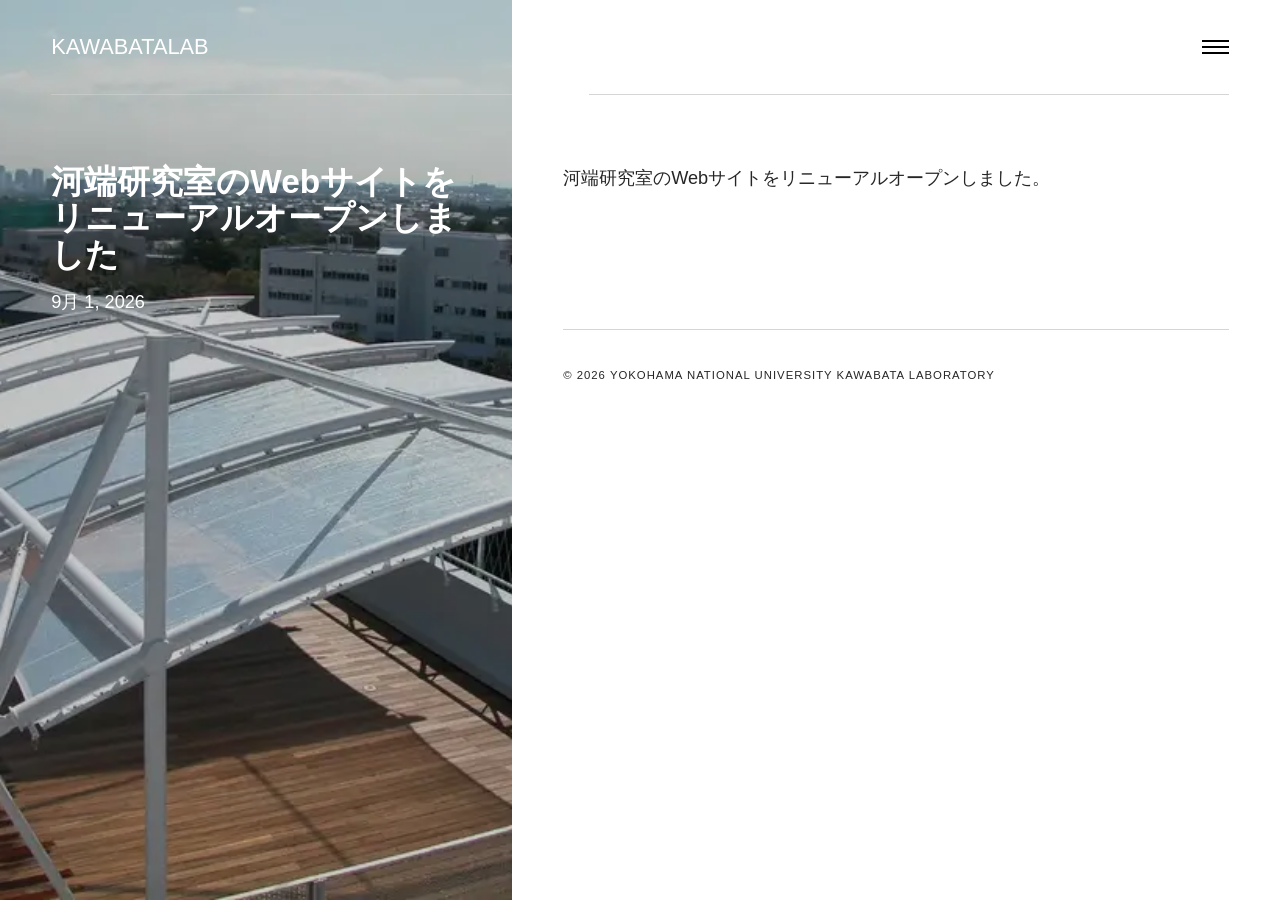
<file: renewal.html>
<!DOCTYPE html><html lang="ja"><head><meta charset="utf-8"><meta http-equiv="X-UA-Compatible" content="IE=edge"><meta name="viewport" content="width=device-width,initial-scale=1"><title>河端研究室のWebサイトをリニューアルオープンしました - 横浜国立大学河端研究室</title><meta name="description" content="河端研究室のWebサイトをリニューアルオープンしました。"><meta name="generator" content="Publii Open-Source CMS for Static Site"><link rel="canonical" href="https://kawabatalab.github.io/renewal.html"><link rel="alternate" type="application/atom+xml" href="https://kawabatalab.github.io/feed.xml" title="kawabatalab - RSS"><link rel="alternate" type="application/json" href="https://kawabatalab.github.io/feed.json" title="kawabatalab - JSON"><meta property="og:title" content="河端研究室のWebサイトをリニューアルオープンしました"><meta property="og:site_name" content="kawabatalab"><meta property="og:description" content="河端研究室のWebサイトをリニューアルオープンしました。"><meta property="og:url" content="https://kawabatalab.github.io/renewal.html"><meta property="og:type" content="article"><link rel="stylesheet" href="https://kawabatalab.github.io/assets/css/style.css?v&#x3D;77f1a233a701eedde2573aa34586940b"><script type="application/ld+json">{"@context":"http://schema.org","@type":"Article","mainEntityOfPage":{"@type":"WebPage","@id":"https://kawabatalab.github.io/renewal.html"},"headline":"河端研究室のWebサイトをリニューアルオープンしました","datePublished":"2026-09-01T12:00+09:00","dateModified":"2026-09-04T13:05+09:00","description":"河端研究室のWebサイトをリニューアルオープンしました。","author":{"@type":"Person","name":"kawabatalab","url":"https://kawabatalab.github.io/authors/kawabatalab/"},"publisher":{"@type":"Organization","name":"kawabatalab"}}</script><noscript><style>img[loading] {
                    opacity: 1;
                }</style></noscript></head><body class="post-template"><div class="container js-container"><nav class="menu"><ul class="navbar__menu"><li><a href="https://kawabatalab.github.io/" target="_self">Home</a></li><li><a href="https://kawabatalab.github.io/tags/news/" target="_self">News</a></li><li><a href="https://kawabatalab.github.io/theme-and-thesis.html" target="_self">Theme &amp; Thesis</a></li><li><a href="https://kawabatalab.github.io/member.html" target="_self">Member</a></li><li><a href="https://kawabatalab.github.io/contact.html" target="_self">Contact</a></li></ul></nav><div class="container__content"><header class="top"><div class="top__item"><a class="logo" href="https://kawabatalab.github.io/">kawabatalab</a></div><div class="top__item top__item--right"><button class="menu-toggle js-menu-toggle" aria-label="Menu" aria-expanded="false"><span class="menu-toggle-box"><span class="menu-toggle-inner">Menu</span></span></button></div></header><main class="main post"><article class="content"><div class="main__left"><figure class="hero"><img src="https://kawabatalab.github.io/media/website/kawabatalab001.webp" srcset="https://kawabatalab.github.io/media/website/responsive/kawabatalab001-xs.webp 300w, https://kawabatalab.github.io/media/website/responsive/kawabatalab001-sm.webp 480w, https://kawabatalab.github.io/media/website/responsive/kawabatalab001-md.webp 768w, https://kawabatalab.github.io/media/website/responsive/kawabatalab001-lg.webp 1024w, https://kawabatalab.github.io/media/website/responsive/kawabatalab001-xl.webp 1280w, https://kawabatalab.github.io/media/website/responsive/kawabatalab001-2xl.webp 1600w" sizes="(min-width: 1800px) 50vw, (min-width: 900px) 40vw, 100vw" loading="eager" width="1200" height="900" alt=""></figure><header><h1>河端研究室のWebサイトをリニューアルオープンしました</h1><p><time datetime="2026-09-01T12:00">9月 1, 2026</time></p></header></div><div class="main__right"><div class="content__entry"><p>河端研究室のWebサイトをリニューアルオープンしました。</p></div></div></article></main><footer class="footer"><div class="footer__copyright">© 2026 Yokohama National University Kawabata Laboratory</div></footer></div></div><script defer="defer" src="https://kawabatalab.github.io/assets/js/scripts.min.js?v&#x3D;1ea8317abae2e05fa2a65ed7bbff7ba7"></script><script>var images = document.querySelectorAll('img[loading]');
   
           for (var i = 0; i < images.length; i++) {
               if (images[i].complete) {
                   images[i].classList.add('is-loaded');
               } else {
                   images[i].addEventListener('load', function () {
                       this.classList.add('is-loaded');
                   }, false);
               }
           }</script></body></html>
</file>
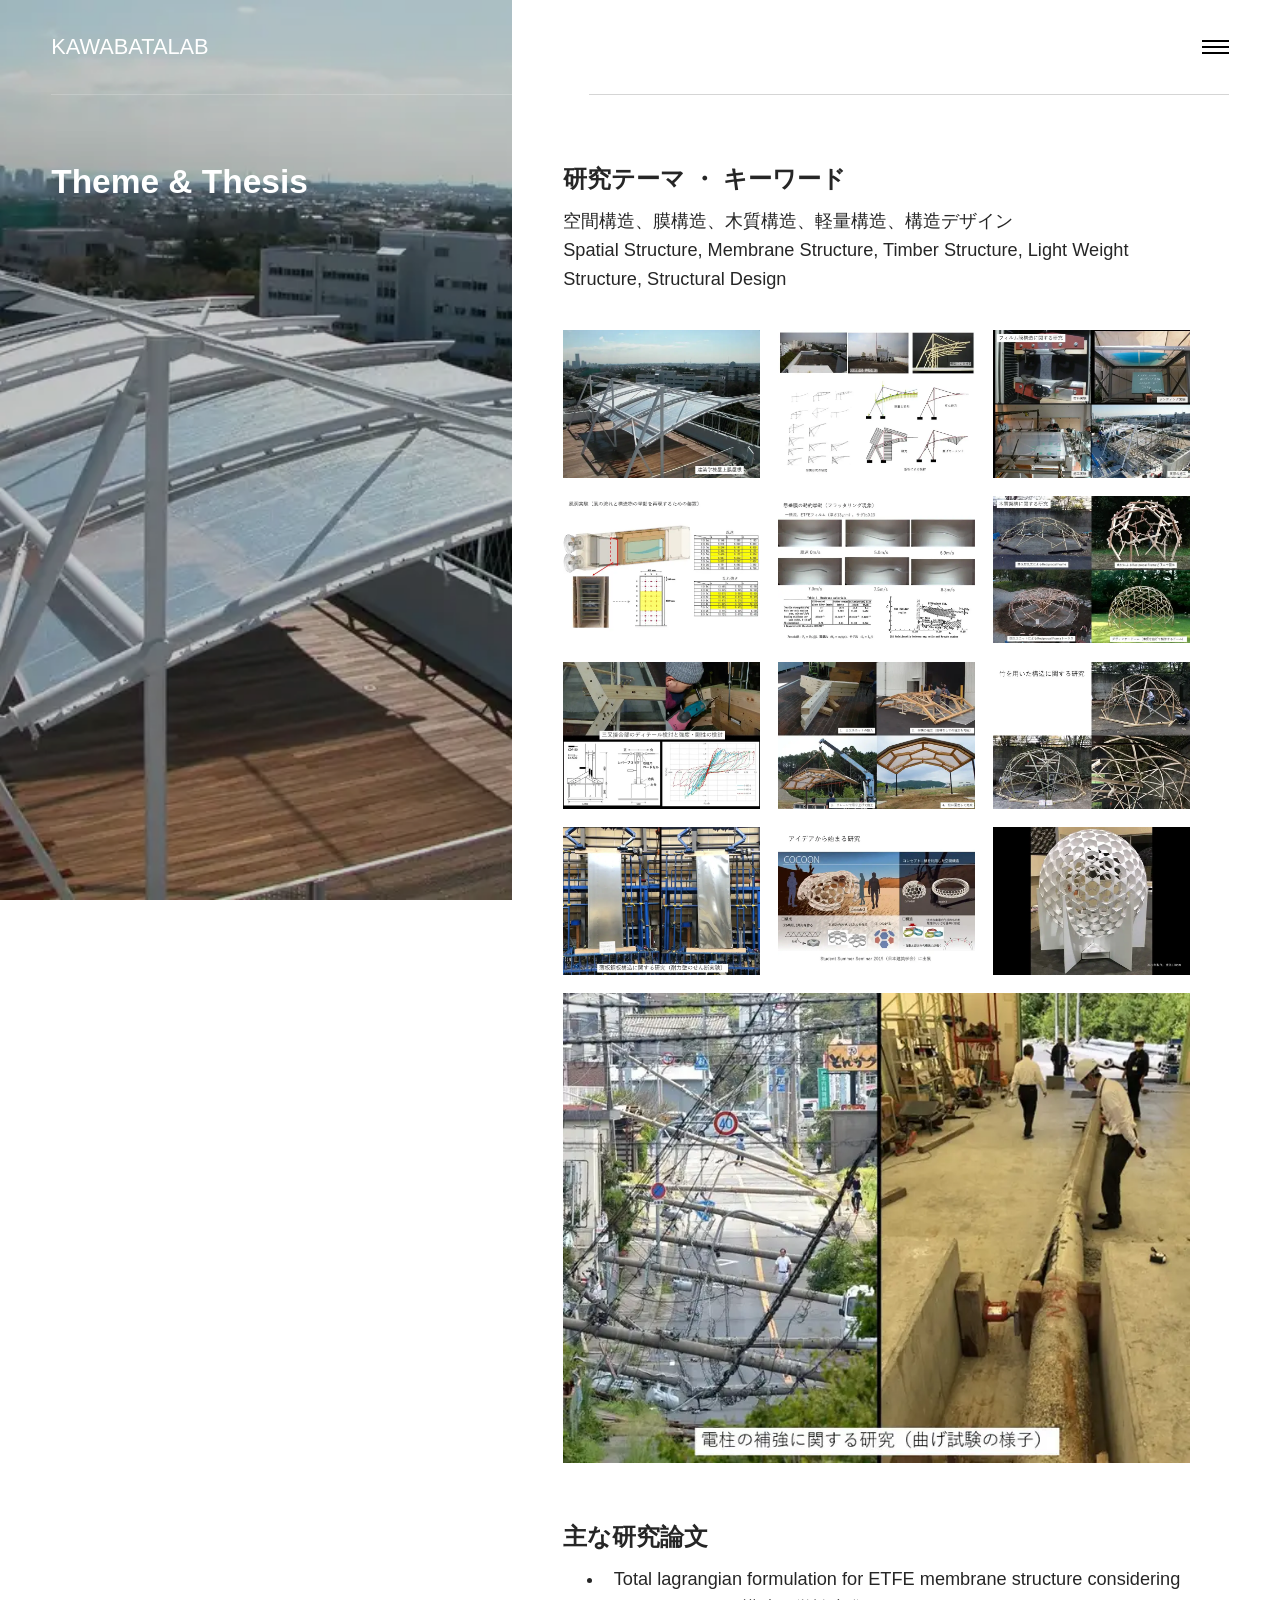
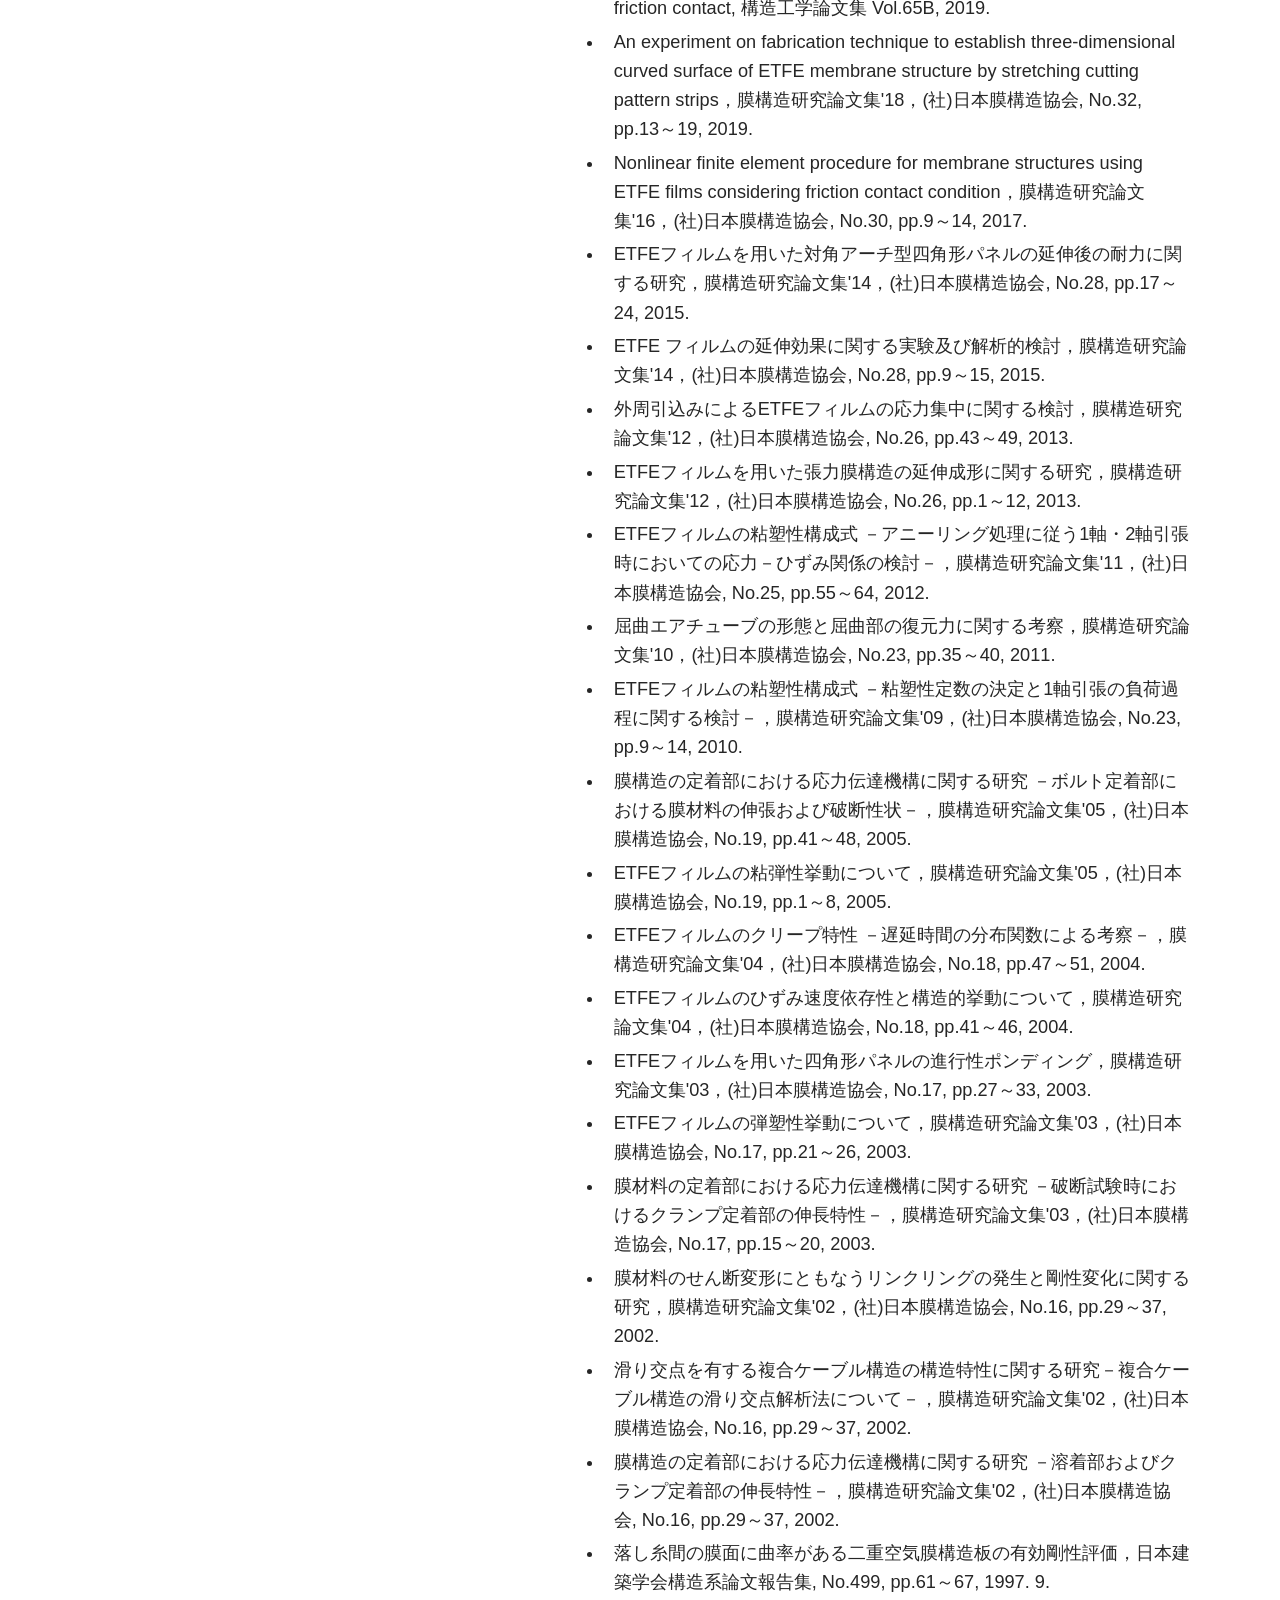
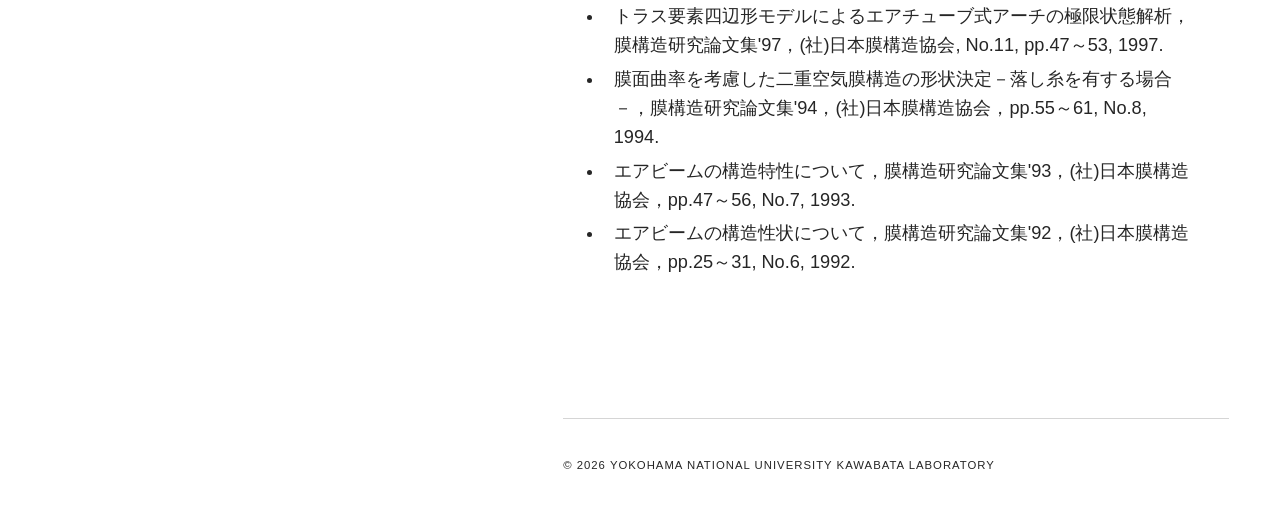
<file: theme-and-thesis.html>
<!DOCTYPE html><html lang="ja"><head><meta charset="utf-8"><meta http-equiv="X-UA-Compatible" content="IE=edge"><meta name="viewport" content="width=device-width,initial-scale=1"><title>Theme &amp; Thesis - kawabatalab</title><meta name="description" content="研究テーマ ・ キーワード 空間構造、膜構造、木質構造、軽量構造、構造デザイン Spatial Structure, Membrane Structure, Timber Structure, Light Weight Structure, Structural Design 主な研究論文 Total lagrangian formulation for ETFE membrane structure considering friction contact, 構造工学論文集 Vol.65B, 2019.An experiment on fabrication technique to establish three-dimensional curved surface of ETFE membrane structure by stretching cutting pattern strips，膜構造研究論文集&#x27;18，(社)日本膜構造協会, No.32, pp.13～19, 2019."><meta name="generator" content="Publii Open-Source CMS for Static Site"><link rel="canonical" href="https://kawabatalab.github.io/theme-and-thesis.html"><link rel="alternate" type="application/atom+xml" href="https://kawabatalab.github.io/feed.xml" title="kawabatalab - RSS"><link rel="alternate" type="application/json" href="https://kawabatalab.github.io/feed.json" title="kawabatalab - JSON"><meta property="og:title" content="Theme &amp; Thesis"><meta property="og:image" content="https://kawabatalab.github.io/media/posts/10/kawabatalab001.webp"><meta property="og:image:width" content="1200"><meta property="og:image:height" content="900"><meta property="og:site_name" content="kawabatalab"><meta property="og:description" content="研究テーマ ・ キーワード 空間構造、膜構造、木質構造、軽量構造、構造デザイン Spatial Structure, Membrane Structure, Timber Structure, Light Weight Structure, Structural Design 主な研究論文 Total lagrangian formulation for ETFE membrane structure considering friction contact, 構造工学論文集 Vol.65B, 2019.An experiment on fabrication technique to establish three-dimensional curved surface of ETFE membrane structure by stretching cutting pattern strips，膜構造研究論文集&#x27;18，(社)日本膜構造協会, No.32, pp.13～19, 2019."><meta property="og:url" content="https://kawabatalab.github.io/theme-and-thesis.html"><meta property="og:type" content="article"><link rel="stylesheet" href="https://kawabatalab.github.io/assets/css/style.css?v&#x3D;77f1a233a701eedde2573aa34586940b"><script type="application/ld+json">{"@context":"http://schema.org","@type":"Article","mainEntityOfPage":{"@type":"WebPage","@id":"https://kawabatalab.github.io/theme-and-thesis.html"},"headline":"Theme & Thesis","datePublished":"2026-09-04T11:24+09:00","dateModified":"2026-11-10T16:33+09:00","image":{"@type":"ImageObject","url":"https://kawabatalab.github.io/media/posts/10/kawabatalab001.webp","height":900,"width":1200},"description":"研究テーマ ・ キーワード 空間構造、膜構造、木質構造、軽量構造、構造デザイン Spatial Structure, Membrane Structure, Timber Structure, Light Weight Structure, Structural Design 主な研究論文 Total lagrangian formulation for ETFE membrane structure considering friction contact, 構造工学論文集 Vol.65B, 2019.An experiment on fabrication technique to establish three-dimensional curved surface of ETFE membrane structure by stretching cutting pattern strips，膜構造研究論文集'18，(社)日本膜構造協会, No.32, pp.13～19, 2019.","author":{"@type":"Person","name":"kawabatalab","url":"https://kawabatalab.github.io/authors/kawabatalab/"},"publisher":{"@type":"Organization","name":"kawabatalab"}}</script><noscript><style>img[loading] {
                    opacity: 1;
                }</style></noscript><link rel="stylesheet" href="https://kawabatalab.github.io/media/plugins/simpleLightboxGallery/venobox.min.css"><link rel="stylesheet" href="https://kawabatalab.github.io/media/plugins/simpleLightboxGallery/simple-lightbox-gallery.css"></head><body class="page-template"><div class="container js-container"><nav class="menu"><ul class="navbar__menu"><li><a href="https://kawabatalab.github.io/" target="_self">Home</a></li><li><a href="https://kawabatalab.github.io/tags/news/" target="_self">News</a></li><li class="active"><a href="https://kawabatalab.github.io/theme-and-thesis.html" target="_self">Theme &amp; Thesis</a></li><li><a href="https://kawabatalab.github.io/member.html" target="_self">Member</a></li><li><a href="https://kawabatalab.github.io/contact.html" target="_self">Contact</a></li></ul></nav><div class="container__content"><header class="top"><div class="top__item"><a class="logo" href="https://kawabatalab.github.io/">kawabatalab</a></div><div class="top__item top__item--right"><button class="menu-toggle js-menu-toggle" aria-label="Menu" aria-expanded="false"><span class="menu-toggle-box"><span class="menu-toggle-inner">Menu</span></span></button></div></header><main class="main page"><article class="content"><div class="main__left"><figure class="hero"><img src="https://kawabatalab.github.io/media/posts/10/kawabatalab001.webp" srcset="https://kawabatalab.github.io/media/posts/10/responsive/kawabatalab001-xs.webp 300w, https://kawabatalab.github.io/media/posts/10/responsive/kawabatalab001-sm.webp 480w, https://kawabatalab.github.io/media/posts/10/responsive/kawabatalab001-md.webp 768w, https://kawabatalab.github.io/media/posts/10/responsive/kawabatalab001-lg.webp 1024w, https://kawabatalab.github.io/media/posts/10/responsive/kawabatalab001-xl.webp 1280w, https://kawabatalab.github.io/media/posts/10/responsive/kawabatalab001-2xl.webp 1600w" sizes="(min-width: 1800px) 50vw, (min-width: 900px) 40vw, 100vw" loading="eager" height="900" width="1200" alt=""></figure><header><h1>Theme &amp; Thesis</h1></header></div><div class="main__right"><div class="content__entry"><h2 id="yan-jiu-tema-kiwado">研究テーマ ・ キーワード</h2><p>空間構造、膜構造、木質構造、軽量構造、構造デザイン<br>Spatial Structure, Membrane Structure, Timber Structure, Light Weight Structure, Structural Design</p><div class="gallery-wrapper"><div class="gallery" data-columns="3"><figure class="gallery__item"><a href="https://kawabatalab.github.io/media/posts/10/gallery/kawabatalab010.webp" data-size="960x720" data-gall="galleryGroup-1"><img loading="lazy" src="https://kawabatalab.github.io/media/posts/10/gallery/kawabatalab010-thumbnail.webp" height="576" width="768" alt=""></a></figure><figure class="gallery__item"><a href="https://kawabatalab.github.io/media/posts/10/gallery/kawabatalab011.webp" data-size="960x720" data-gall="galleryGroup-1"><img loading="lazy" src="https://kawabatalab.github.io/media/posts/10/gallery/kawabatalab011-thumbnail.webp" height="576" width="768" alt=""></a></figure><figure class="gallery__item"><a href="https://kawabatalab.github.io/media/posts/10/gallery/kawabatalab012.webp" data-size="960x720" data-gall="galleryGroup-1"><img loading="lazy" src="https://kawabatalab.github.io/media/posts/10/gallery/kawabatalab012-thumbnail.webp" height="576" width="768" alt=""></a></figure><figure class="gallery__item"><a href="https://kawabatalab.github.io/media/posts/10/gallery/kawabatalab013.webp" data-size="960x720" data-gall="galleryGroup-1"><img loading="lazy" src="https://kawabatalab.github.io/media/posts/10/gallery/kawabatalab013-thumbnail.webp" height="576" width="768" alt=""></a></figure><figure class="gallery__item"><a href="https://kawabatalab.github.io/media/posts/10/gallery/kawabatalab014.webp" data-size="960x720" data-gall="galleryGroup-1"><img loading="lazy" src="https://kawabatalab.github.io/media/posts/10/gallery/kawabatalab014-thumbnail.webp" height="576" width="768" alt=""></a></figure><figure class="gallery__item"><a href="https://kawabatalab.github.io/media/posts/10/gallery/kawabatalab015.webp" data-size="960x720" data-gall="galleryGroup-1"><img loading="lazy" src="https://kawabatalab.github.io/media/posts/10/gallery/kawabatalab015-thumbnail.webp" height="576" width="768" alt=""></a></figure><figure class="gallery__item"><a href="https://kawabatalab.github.io/media/posts/10/gallery/kawabatalab016.webp" data-size="960x720" data-gall="galleryGroup-1"><img loading="lazy" src="https://kawabatalab.github.io/media/posts/10/gallery/kawabatalab016-thumbnail.webp" height="576" width="768" alt=""></a></figure><figure class="gallery__item"><a href="https://kawabatalab.github.io/media/posts/10/gallery/kawabatalab017.webp" data-size="960x720" data-gall="galleryGroup-1"><img loading="lazy" src="https://kawabatalab.github.io/media/posts/10/gallery/kawabatalab017-thumbnail.webp" height="576" width="768" alt=""></a></figure><figure class="gallery__item"><a href="https://kawabatalab.github.io/media/posts/10/gallery/kawabatalab018.webp" data-size="960x720" data-gall="galleryGroup-1"><img loading="lazy" src="https://kawabatalab.github.io/media/posts/10/gallery/kawabatalab018-thumbnail.webp" height="576" width="768" alt=""></a></figure><figure class="gallery__item"><a href="https://kawabatalab.github.io/media/posts/10/gallery/kawabatalab019.webp" data-size="960x720" data-gall="galleryGroup-1"><img loading="lazy" src="https://kawabatalab.github.io/media/posts/10/gallery/kawabatalab019-thumbnail.webp" height="576" width="768" alt=""></a></figure><figure class="gallery__item"><a href="https://kawabatalab.github.io/media/posts/10/gallery/kawabatalab020.webp" data-size="960x720" data-gall="galleryGroup-1"><img loading="lazy" src="https://kawabatalab.github.io/media/posts/10/gallery/kawabatalab020-thumbnail.webp" height="576" width="768" alt=""></a></figure><figure class="gallery__item"><a href="https://kawabatalab.github.io/media/posts/10/gallery/kawabatalab021.webp" data-size="960x720" data-gall="galleryGroup-1"><img loading="lazy" src="https://kawabatalab.github.io/media/posts/10/gallery/kawabatalab021-thumbnail.webp" height="576" width="768" alt=""></a></figure><figure class="gallery__item"><a href="https://kawabatalab.github.io/media/posts/10/gallery/kawabatalab022.webp" data-size="960x720" data-gall="galleryGroup-1"><img loading="lazy" src="https://kawabatalab.github.io/media/posts/10/gallery/kawabatalab022-thumbnail.webp" height="576" width="768" alt=""></a></figure></div></div><h2 id="zhu-nayan-jiu-lun-wen">主な研究論文</h2><ul><li>Total lagrangian formulation for ETFE membrane structure considering friction contact, 構造工学論文集 Vol.65B, 2019.</li><li>An experiment on fabrication technique to establish three-dimensional curved surface of ETFE membrane structure by stretching cutting pattern strips，膜構造研究論文集'18，(社)日本膜構造協会, No.32, pp.13～19, 2019.</li><li>Nonlinear finite element procedure for membrane structures using ETFE films considering friction contact condition，膜構造研究論文集'16，(社)日本膜構造協会, No.30, pp.9～14, 2017.</li><li>ETFEフィルムを用いた対角アーチ型四角形パネルの延伸後の耐力に関する研究，膜構造研究論文集'14，(社)日本膜構造協会, No.28, pp.17～24, 2015.</li><li>ETFE フィルムの延伸効果に関する実験及び解析的検討，膜構造研究論文集'14，(社)日本膜構造協会, No.28, pp.9～15, 2015.</li><li>外周引込みによるETFEフィルムの応力集中に関する検討，膜構造研究論文集'12，(社)日本膜構造協会, No.26, pp.43～49, 2013.</li><li>ETFEフィルムを用いた張力膜構造の延伸成形に関する研究，膜構造研究論文集'12，(社)日本膜構造協会, No.26, pp.1～12, 2013.</li><li>ETFEフィルムの粘塑性構成式 －アニーリング処理に従う1軸・2軸引張時においての応力－ひずみ関係の検討－，膜構造研究論文集'11，(社)日本膜構造協会, No.25, pp.55～64, 2012.</li><li>屈曲エアチューブの形態と屈曲部の復元力に関する考察，膜構造研究論文集'10，(社)日本膜構造協会, No.23, pp.35～40, 2011.</li><li>ETFEフィルムの粘塑性構成式 －粘塑性定数の決定と1軸引張の負荷過程に関する検討－，膜構造研究論文集'09，(社)日本膜構造協会, No.23, pp.9～14, 2010.</li><li>膜構造の定着部における応力伝達機構に関する研究 －ボルト定着部における膜材料の伸張および破断性状－，膜構造研究論文集'05，(社)日本膜構造協会, No.19, pp.41～48, 2005.</li><li>ETFEフィルムの粘弾性挙動について，膜構造研究論文集'05，(社)日本膜構造協会, No.19, pp.1～8, 2005.</li><li>ETFEフィルムのクリープ特性 －遅延時間の分布関数による考察－，膜構造研究論文集'04，(社)日本膜構造協会, No.18, pp.47～51, 2004.</li><li>ETFEフィルムのひずみ速度依存性と構造的挙動について，膜構造研究論文集'04，(社)日本膜構造協会, No.18, pp.41～46, 2004.</li><li>ETFEフィルムを用いた四角形パネルの進行性ポンディング，膜構造研究論文集'03，(社)日本膜構造協会, No.17, pp.27～33, 2003.</li><li>ETFEフィルムの弾塑性挙動について，膜構造研究論文集'03，(社)日本膜構造協会, No.17, pp.21～26, 2003.</li><li>膜材料の定着部における応力伝達機構に関する研究 －破断試験時におけるクランプ定着部の伸長特性－，膜構造研究論文集'03，(社)日本膜構造協会, No.17, pp.15～20, 2003.</li><li>膜材料のせん断変形にともなうリンクリングの発生と剛性変化に関する研究，膜構造研究論文集'02，(社)日本膜構造協会, No.16, pp.29～37, 2002.</li><li>滑り交点を有する複合ケーブル構造の構造特性に関する研究－複合ケーブル構造の滑り交点解析法について－，膜構造研究論文集'02，(社)日本膜構造協会, No.16, pp.29～37, 2002.</li><li>膜構造の定着部における応力伝達機構に関する研究 －溶着部およびクランプ定着部の伸長特性－，膜構造研究論文集'02，(社)日本膜構造協会, No.16, pp.29～37, 2002.</li><li>落し糸間の膜面に曲率がある二重空気膜構造板の有効剛性評価，日本建築学会構造系論文報告集, No.499, pp.61～67, 1997. 9.</li><li>トラス要素四辺形モデルによるエアチューブ式アーチの極限状態解析，膜構造研究論文集'97，(社)日本膜構造協会, No.11, pp.47～53, 1997.</li><li>膜面曲率を考慮した二重空気膜構造の形状決定－落し糸を有する場合－，膜構造研究論文集'94，(社)日本膜構造協会，pp.55～61, No.8, 1994.</li><li>エアビームの構造特性について，膜構造研究論文集'93，(社)日本膜構造協会，pp.47～56, No.7, 1993.</li><li>エアビームの構造性状について，膜構造研究論文集'92，(社)日本膜構造協会，pp.25～31, No.6, 1992.</li></ul></div></div></article></main><footer class="footer"><div class="footer__copyright">© 2026 Yokohama National University Kawabata Laboratory</div></footer></div></div><script defer="defer" src="https://kawabatalab.github.io/assets/js/scripts.min.js?v&#x3D;1ea8317abae2e05fa2a65ed7bbff7ba7"></script><script>var images = document.querySelectorAll('img[loading]');
   
           for (var i = 0; i < images.length; i++) {
               if (images[i].complete) {
                   images[i].classList.add('is-loaded');
               } else {
                   images[i].addEventListener('load', function () {
                       this.classList.add('is-loaded');
                   }, false);
               }
           }</script><script defer="defer" src="https://kawabatalab.github.io/media/plugins/simpleLightboxGallery/venobox.min.js"></script><script defer="defer" src="https://kawabatalab.github.io/media/plugins/simpleLightboxGallery/simple-lightbox-gallery.js" data-config="{&quot;venobox&quot;:{&quot;selector&quot;:&quot;.gallery__item a&quot;,&quot;titleattr&quot;:&quot;data-title&quot;,&quot;bgcolor&quot;:&quot;rgba(38, 40, 44, 1)&quot;,&quot;fitView&quot;:true,&quot;focusItem&quot;:true,&quot;infinigall&quot;:true,&quot;maxWidth&quot;:&quot;100%&quot;,&quot;navigation&quot;:true,&quot;navKeyboard&quot;:true,&quot;navTouch&quot;:true,&quot;navSpeed&quot;:300,&quot;numeration&quot;:true,&quot;overlayClose&quot;:true,&quot;overlayColor&quot;:&quot;rgba(0,0,0,0.8)&quot;,&quot;share&quot;:true,&quot;shareStyle&quot;:&quot;pill&quot;,&quot;spinColor&quot;:&quot;#d2d2d2&quot;,&quot;spinner&quot;:&quot;pulse&quot;,&quot;titlePosition&quot;:&quot;top&quot;,&quot;titleStyle&quot;:&quot;transparent&quot;,&quot;toolsBackground&quot;:&quot;#1C1C1C&quot;,&quot;toolsColor&quot;:&quot;#d2d2d2&quot;,&quot;initialScale&quot;:0.9,&quot;transitionSpeed&quot;:200},&quot;controls&quot;:{&quot;keyboardNavigation&quot;:true,&quot;share&quot;:true,&quot;download&quot;:true,&quot;copyLink&quot;:true},&quot;labels&quot;:{&quot;dialog&quot;:&quot;Image gallery&quot;,&quot;close&quot;:&quot;Close&quot;,&quot;previous&quot;:&quot;Previous image&quot;,&quot;next&quot;:&quot;Next image&quot;,&quot;share&quot;:&quot;Share image&quot;,&quot;download&quot;:&quot;Download image&quot;,&quot;copyLink&quot;:&quot;Copy image link&quot;,&quot;copied&quot;:&quot;Link copied&quot;,&quot;loading&quot;:&quot;Loading image&quot;,&quot;loadError&quot;:&quot;The image cannot be loaded&quot;,&quot;imageAltFallback&quot;:&quot;Gallery image&quot;,&quot;counterSeparator&quot;:&quot; / &quot;}}"></script></body></html>
</file>
